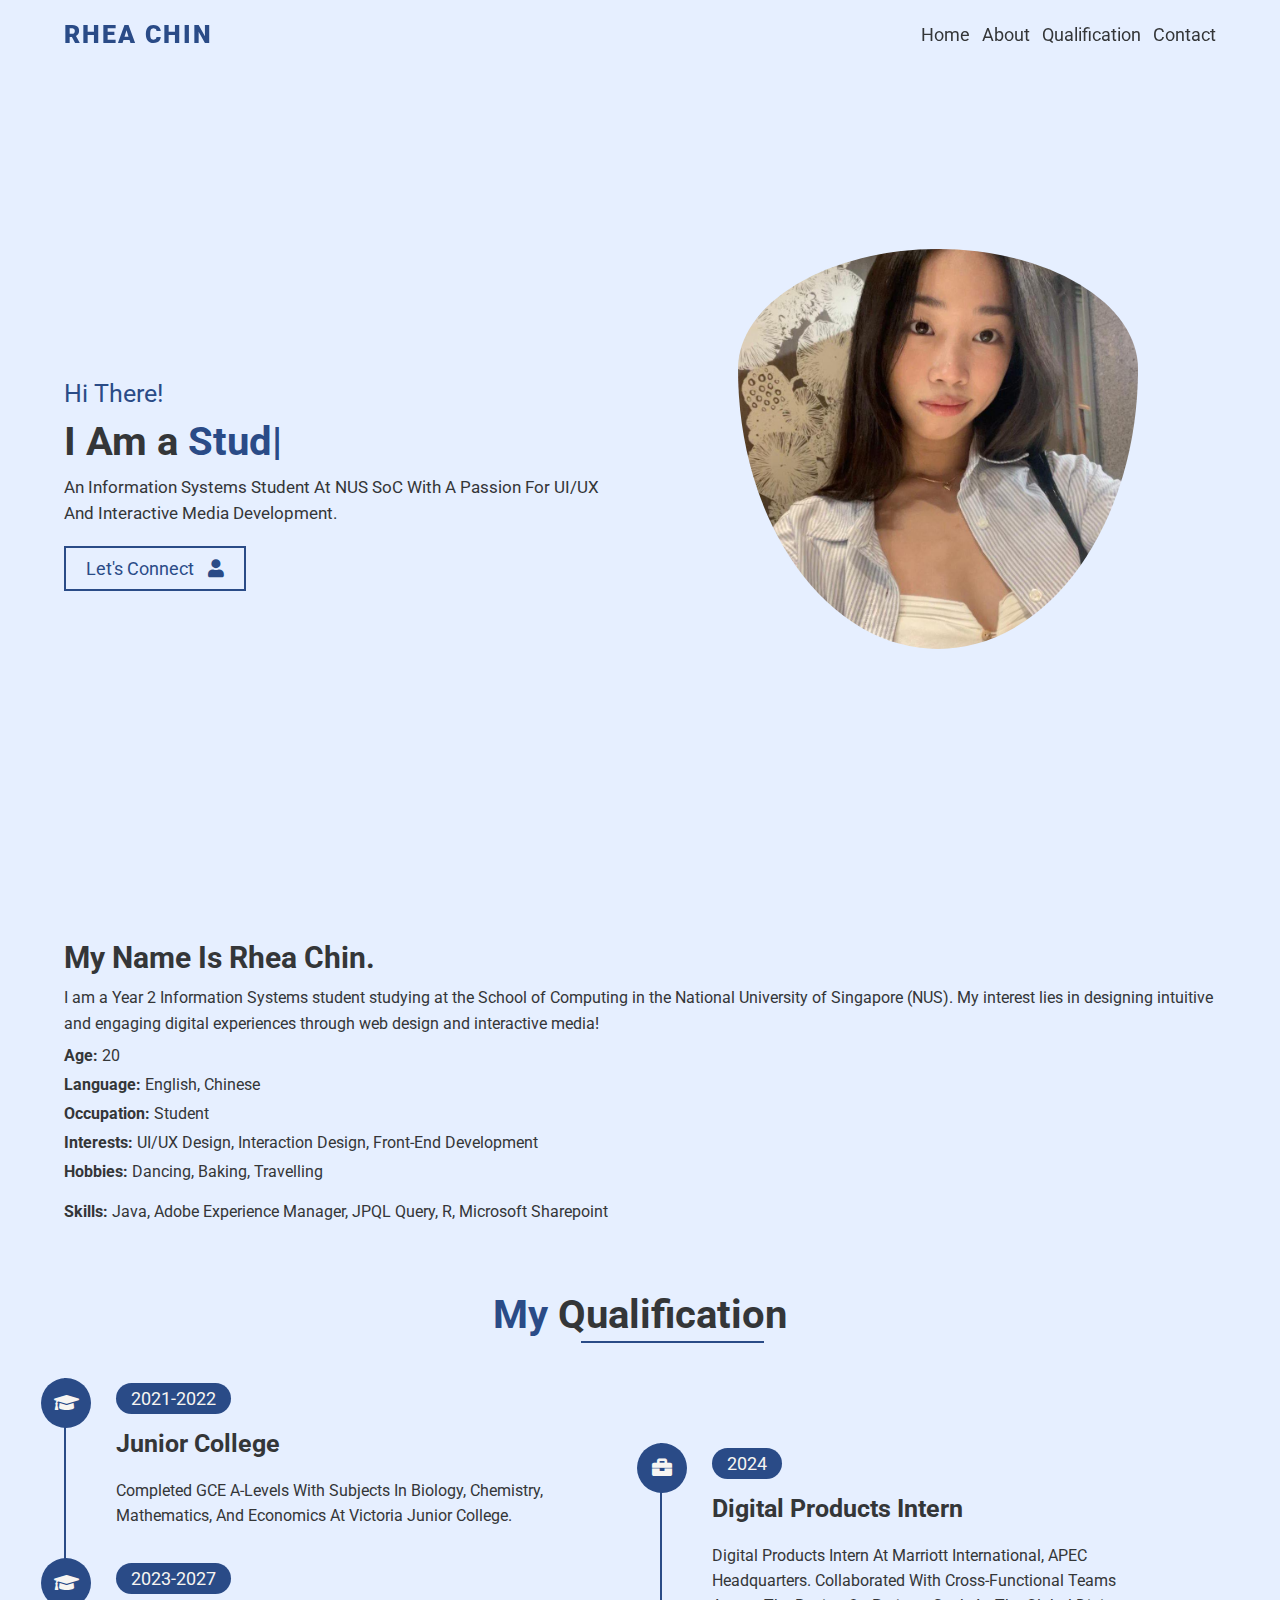
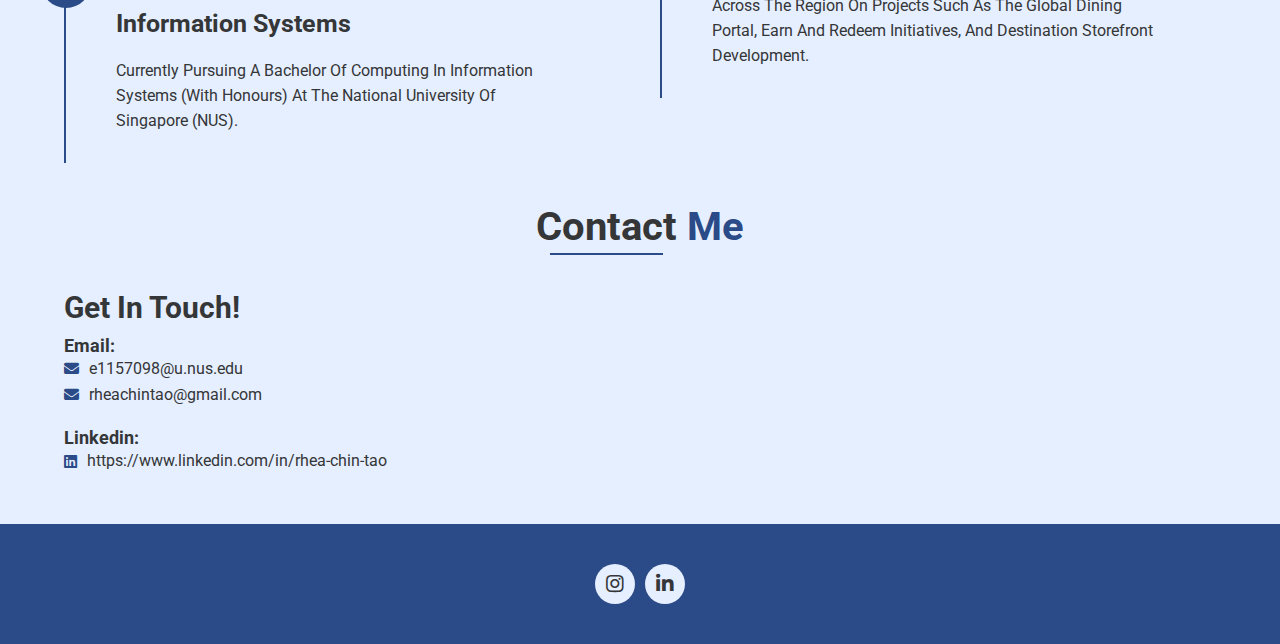
<file: index.html>
<!DOCTYPE html>
<html lang="en">
<head>

    <meta charset="UTF-8">
    <meta http-equiv="X-UA-Compatible" content="IE=edge">
    <meta name="viewport" content="width=device-width, initial-scale=1.0">

    <!-- Title -->
    <title>Rhea Chin | Personal Portfolio</title>

    <!-- Font-Awesome CSS -->
    <link rel="stylesheet" href="assets/vendors/font-awesome/css/all.min.css" />

    <!-- Swiper CSS -->
    <link rel="stylesheet" href="assets/vendors/swiper/swiper.css" />

    <!-- Magnific-Popup CSS -->
    <link rel="stylesheet" href="assets/vendors/magnific-popup/magnific-popup.css" />

    <!-- Custom Stylesheets -->
    <link rel="stylesheet"  href="assets/css/main.css" />
    <link rel="stylesheet" href="assets/css/responsive.css" />

</head>
<body>


    <!-------------------- Scroll-Top Area (Start) -------------------->
    <a href="#home" class="scroll-top">
        <i class="fas fa-angle-up"></i>
    </a>
    <!-------------------- Scroll-Top Area (End) -------------------->

        

    <!-------------------- Header Area (Start) -------------------->
    <header class="header">

        <!-- Logo -->
        <a class="logo" href="#home">
            <h2> Rhea Chin </h2> 
            <!-- <img src="assets/images/logo.png" alt="logo" /> -->
        </a>
        <!-- Logo End -->

        <!-- Navbar -->
        <nav class="navbar">
            <a href="#home">home</a>
            <a href="#about">about</a>
            <a href="#qualification">qualification</a>
            <a href="#contact">contact</a>
        </nav>

        <!-- Menubar -->
        <div class="fas fa-bars" id="menu-btn"></div>
        
    </header>
    <!-------------------- Header Area (End) -------------------->
 


    <!-------------------- Home Area (Start) -------------------->
    <section class="home" id="home">

        <div class="box-container">

            <div class="content">
                <div class="text">
                    <h2>hi there!</h1>
                    <h1>I Am a <span class="typing-text"></span></h1>
                    <p>An Information Systems student at NUS SoC with a passion for UI/UX and interactive media development.</p>
                    <a href="https://www.linkedin.com/in/rhea-chin-tao-14861a294/" class="btn" target="_blank">let's connect <i class="fas fa-user"></i></a>
                </div>
            </div>
    
            <div class="image">
                <img src="assets/images/Home/home-profile.jpg" alt="Home-Image">
            </div>

        </div>

    </section>

    <!-------------------- Home Area (End) -------------------->



    <!-------------------- About Area (Start) -------------------->
    <section class="about" id="about">

        <div class="box-container">

            <div class="content">

                <h2>My name is Rhea Chin.</h2>
                <p style="text-transform: none;">
                    I am a Year 2 Information Systems student studying at the School of Computing in the National University of Singapore 
                    (NUS). My interest lies in designing intuitive and engaging digital experiences through web design and interactive media! 
                </p>
   
                <div class="about-info">

                    <div class="info">
                        <h4>age: <span>20</span></h4>
                        <h4>language: <span>english, chinese</span></h4>
                        <h4>occupation: <span>Student</span></h4>
                        <h4>interests: <span>UI/UX design, interaction design, Front-end development</span></h4>
                        <h4>hobbies: <span>dancing, baking, travelling</span></h4>
                        <br>
                        <h4>skills: <span>java, adobe experience manager, JPQL query, R, microsoft sharepoint</span></h4>
                    </div>

                </div>
                
            </div>
            
        </div>


    </section>
    <!-------------------- About Area (End) -------------------->

    

    <!-------------------- Qualification Area (Start) -------------------->
    <section class="qualification" id="qualification">

        <div class="heading">
            <h2>my <span>qualification</span></h2>
        </div>

        <div class="box-container">

            <div class="education">

                <div class="experience-item">
                    <i class="fas fa-graduation-cap"></i>
                    <div class="content">
                        <span>2021-2022</span>
                        <h3>junior college</h3>
                        <p>Completed GCE A-Levels with subjects in Biology, Chemistry, Mathematics, and Economics at Victoria Junior College.</p>
                    </div>
                </div>
    
                <div class="experience-item">
                    <i class="fas fa-graduation-cap"></i>
                    <div class="content">
                        <span>2023-2027</span>
                        <h3>information systems</h3>
                        <p>Currently pursuing a Bachelor of Computing in Information Systems (with Honours) at the National University of Singapore (NUS).</p>
                    </div>
                </div>

            </div>

            <div class="experience">

                <div class="experience-item">
                    <i class="fas fa-briefcase"></i>
                    <div class="content">
                        <span>2024</span>
                        <h3>Digital Products Intern</h3>
                        <p>Digital Products Intern at Marriott International, APEC Headquarters. Collaborated with cross-functional teams 
                            across the region on projects such as the Global Dining Portal, Earn and Redeem initiatives, and Destination 
                            Storefront development.</p>
                    </div>
                </div>
    
            </div>

        </div>
    </section>

    <!-------------------- Qualification Area (End) -------------------->



    <!-------------------- Contact Area (Start) -------------------->
    <section class="contact" id="contact">

        <div class="heading">
            <h2><span>contact</span> me</h2>
        </div>

        <div class="box-container">

            <div class="contact-info">

                <h3>get in touch!</h3>
    
                <div class="info-item">
                    <h4>email:</h4>
                    <div class="detail">
                        <div class="fas fa-envelope"></div>
                        <p style="text-transform: none;" class="outlook">e1157098@u.nus.edu</p>
                    </div>
                    <div class="detail">
                        <div class="fas fa-envelope"></div>
                        <p class="gmail">rheachintao@gmail.com</p>
                    </div>
                </div>

                <div class="info-item" style="padding-bottom: 30px;">
                    <h4>linkedin:</h4>
                    <div class="detail">
                        <div class="fab fa-linkedin"></div>
                        <p class="linkedin">https://www.linkedin.com/in/rhea-chin-tao</p>
                    </div>
                </div>
            </div>
    
        </div>

    </section>
    <!-------------------- Contact Area (End) -------------------->



    <!-------------------- Footer Area (Start) -------------------->
    <footer>
        <div class="social">
            <a href="https://www.instagram.com/rheachn" class="fab fa-instagram"></a>
            <a href="https://www.linkedin.com/in/rhea-chin-tao" class="fab fa-linkedin-in"></a>
        </div>
    </footer>
    <!-------------------- Footer Area (End) -------------------->



    <!-- JQuery -->
    <script src="assets/vendors/jquery/jquery-3.6.0.js"></script>

    <!-- SWIPER JS -->
    <script src="assets/vendors/swiper/swiper.js"></script>

    <!-- Magnific-Popup JS -->
    <script src="assets/vendors/magnific-popup/jquery.magnific-popup.js"></script>

    <!-- Typed JS -->
    <script src="assets/vendors/typed/typed.js"></script>

    <!-- Custom Script File -->
    <script src="assets/js/script.js"></script>
    <script src="assets/js/scroll-spy.js"></script>
    <script src="assets/js/counter-up.js"></script>
    <script src="assets/js/portfolio.js"></script>
    <script src="assets/js/testi-slider.js"></script>
    <script src="assets/js/blog-slider.js"></script>

    <!---------------- Custom Script ---------------->

    <!-- Typed Script -->
    <script>
        var typed = new Typed('.typing-text', {

            strings: ['Student'],
            typeSpeed: 120,
            loop: true
        });
    </script>

</body>
</html>
</file>
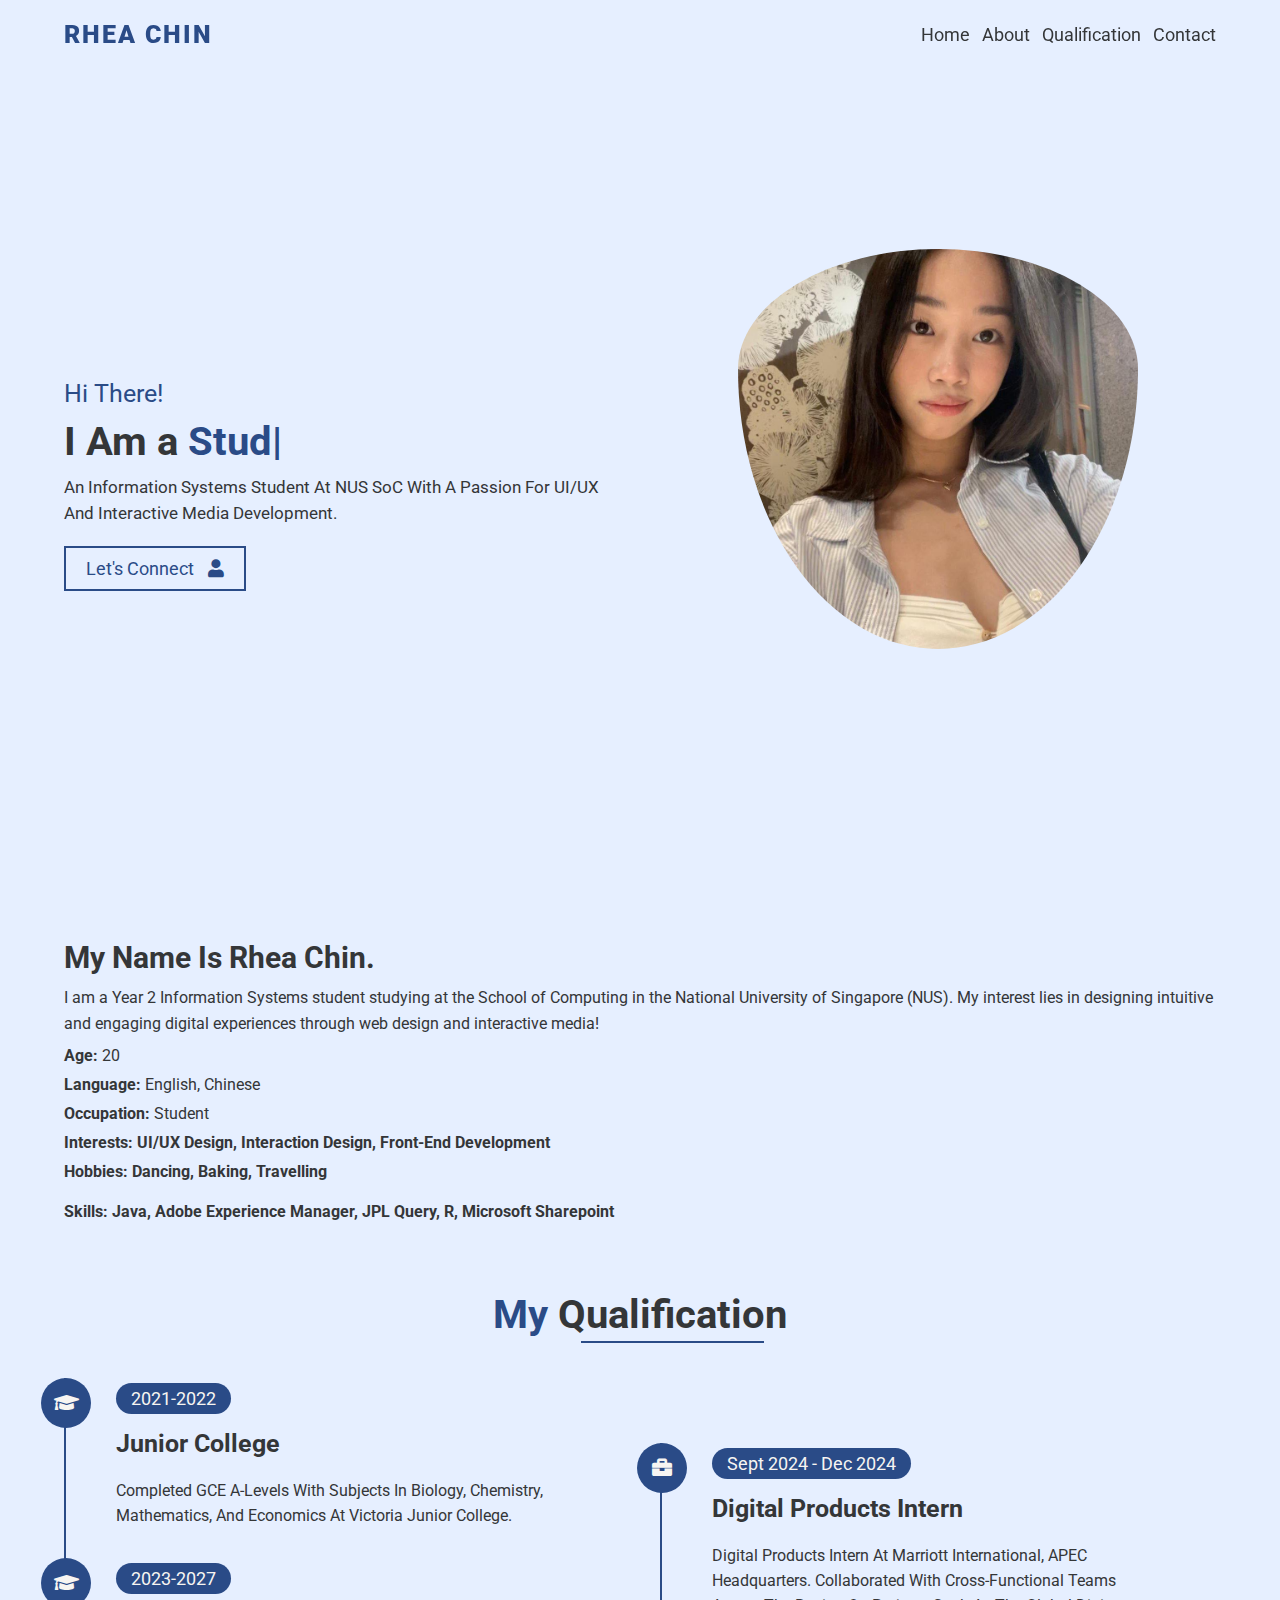
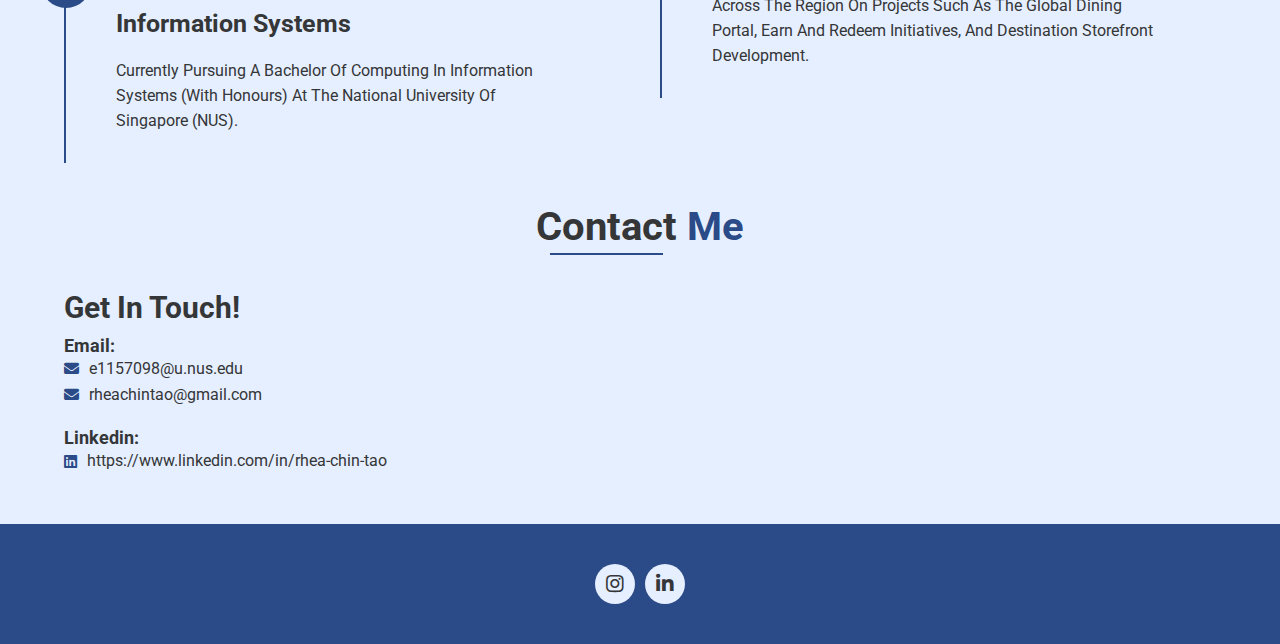
<file: docs/index.html>
<!DOCTYPE html>
<html lang="en">
<head>

    <meta charset="UTF-8">
    <meta http-equiv="X-UA-Compatible" content="IE=edge">
    <meta name="viewport" content="width=device-width, initial-scale=1.0">

    <!-- Title -->
    <title>Rhea Chin | Personal Portfolio</title>

    <!-- Font-Awesome CSS -->
    <link rel="stylesheet" href="assets/vendors/font-awesome/css/all.min.css" />

    <!-- Swiper CSS -->
    <link rel="stylesheet" href="assets/vendors/swiper/swiper.css" />

    <!-- Magnific-Popup CSS -->
    <link rel="stylesheet" href="assets/vendors/magnific-popup/magnific-popup.css" />

    <!-- Custom Stylesheets -->
    <link rel="stylesheet"  href="assets/css/main.css" />
    <link rel="stylesheet" href="assets/css/responsive.css" />

</head>
<body>


    <!-------------------- Scroll-Top Area (Start) -------------------->
    <a href="#home" class="scroll-top">
        <i class="fas fa-angle-up"></i>
    </a>
    <!-------------------- Scroll-Top Area (End) -------------------->

        

    <!-------------------- Header Area (Start) -------------------->
    <header class="header">

        <!-- Logo -->
        <a class="logo" href="#home">
            <h2> Rhea Chin </h2> 
            <!-- <img src="assets/images/logo.png" alt="logo" /> -->
        </a>
        <!-- Logo End -->

        <!-- Navbar -->
        <nav class="navbar">
            <a href="#home">home</a>
            <a href="#about">about</a>
            <a href="#qualification">qualification</a>
            <a href="#contact">contact</a>
        </nav>

        <!-- Menubar -->
        <div class="fas fa-bars" id="menu-btn"></div>
        
    </header>
    <!-------------------- Header Area (End) -------------------->
 


    <!-------------------- Home Area (Start) -------------------->
    <section class="home" id="home">

        <div class="box-container">

            <div class="content">
                <div class="text">
                    <h2>hi there!</h1>
                    <h1>I Am a <span class="typing-text"></span></h1>
                    <p>An Information Systems student at NUS SoC with a passion for UI/UX and interactive media development.</p>
                    <a href="https://www.linkedin.com/in/rhea-chin-tao-14861a294/" class="btn" target="_blank">let's connect <i class="fas fa-user"></i></a>
                </div>
            </div>
    
            <div class="image">
                <img src="assets/images/Home/home-profile.jpg" alt="Home-Image">
            </div>

        </div>

    </section>

    <!-------------------- Home Area (End) -------------------->



    <!-------------------- About Area (Start) -------------------->
    <section class="about" id="about">

        <div class="box-container">

            <div class="content">

                <h2>My name is Rhea Chin.</h2>
                <p style="text-transform: none;">
                    I am a Year 2 Information Systems student studying at the School of Computing in the National University of Singapore 
                    (NUS). My interest lies in designing intuitive and engaging digital experiences through web design and interactive media! 
                </p>
   
                <div class="about-info">

                    <div class="info">
                        <h4>age: <span>20</span></h4>
                        <h4>language: <span>english, chinese</span></h4>
                        <h4>occupation: <span>Student</span></h4>
                        <h4>interests: UI/UX design, interaction design, Front-end development</h4>
                        <h4>hobbies: dancing, baking, travelling</h4>
                        <br>
                        <h4>skills: java, adobe experience manager, JPL query, R, microsoft sharepoint</h4>
                    </div>

                </div>
                
            </div>
            
        </div>


    </section>
    <!-------------------- About Area (End) -------------------->

    

    <!-------------------- Qualification Area (Start) -------------------->
    <section class="qualification">

        <div class="heading">
            <h2>my <span>qualification</span></h2>
        </div>

        <div class="box-container">

            <div class="education">

                <div class="experience-item">
                    <i class="fas fa-graduation-cap"></i>
                    <div class="content">
                        <span>2021-2022</span>
                        <h3>junior college</h3>
                        <p>Completed GCE A-Levels with subjects in Biology, Chemistry, Mathematics, and Economics at Victoria Junior College.</p>
                    </div>
                </div>
    
                <div class="experience-item">
                    <i class="fas fa-graduation-cap"></i>
                    <div class="content">
                        <span>2023-2027</span>
                        <h3>information systems</h3>
                        <p>Currently pursuing a Bachelor of Computing in Information Systems (with Honours) at the National University of Singapore (NUS).</p>
                    </div>
                </div>

            </div>

            <div class="experience">

                <div class="experience-item">
                    <i class="fas fa-briefcase"></i>
                    <div class="content">
                        <span>Sept 2024 - Dec 2024</span>
                        <h3>Digital Products Intern</h3>
                        <p>Digital Products Intern at Marriott International, APEC Headquarters. Collaborated with cross-functional teams 
                            across the region on projects such as the Global Dining Portal, Earn and Redeem initiatives, and Destination 
                            Storefront development.</p>
                    </div>
                </div>
    
            </div>

        </div>
    </section>

    <!-------------------- Qualification Area (End) -------------------->



    <!-------------------- Contact Area (Start) -------------------->
    <section class="contact" id="contact">

        <div class="heading">
            <h2><span>contact</span> me</h2>
        </div>

        <div class="box-container">

            <div class="contact-info">

                <h3>get in touch!</h3>
    
                <div class="info-item">
                    <h4>email:</h4>
                    <div class="detail">
                        <div class="fas fa-envelope"></div>
                        <p style="text-transform: none;" class="outlook">e1157098@u.nus.edu</p>
                    </div>
                    <div class="detail">
                        <div class="fas fa-envelope"></div>
                        <p class="gmail">rheachintao@gmail.com</p>
                    </div>
                </div>

                <div class="info-item" style="padding-bottom: 30px;">
                    <h4>linkedin:</h4>
                    <div class="detail">
                        <div class="fab fa-linkedin"></div>
                        <p class="linkedin">https://www.linkedin.com/in/rhea-chin-tao</p>
                    </div>
                </div>
            </div>
    
        </div>

    </section>
    <!-------------------- Contact Area (End) -------------------->



    <!-------------------- Footer Area (Start) -------------------->
    <footer>
        <div class="social">
            <a href="https://www.instagram.com/rheachn" class="fab fa-instagram"></a>
            <a href="https://www.linkedin.com/in/rhea-chin-tao" class="fab fa-linkedin-in"></a>
        </div>
    </footer>
    <!-------------------- Footer Area (End) -------------------->



    <!-- JQuery -->
    <script src="assets/vendors/jquery/jquery-3.6.0.js"></script>

    <!-- SWIPER JS -->
    <script src="assets/vendors/swiper/swiper.js"></script>

    <!-- Magnific-Popup JS -->
    <script src="assets/vendors/magnific-popup/jquery.magnific-popup.js"></script>

    <!-- Typed JS -->
    <script src="assets/vendors/typed/typed.js"></script>

    <!-- Custom Script File -->
    <script src="assets/js/script.js"></script>
    <script src="assets/js/scroll-spy.js"></script>
    <script src="assets/js/counter-up.js"></script>
    <script src="assets/js/portfolio.js"></script>
    <script src="assets/js/testi-slider.js"></script>
    <script src="assets/js/blog-slider.js"></script>

    <!---------------- Custom Script ---------------->

    <!-- Typed Script -->
    <script>
        var typed = new Typed('.typing-text', {

            strings: ['Student'],
            typeSpeed: 120,
            loop: true
        });
    </script>

    <!-- Contact-Form Script -->
    <script>
        jQuery('#contactUs-Form').on('submit',function(e){
          jQuery('#msg').html('');
          jQuery('#submit').html('Please wait');
          jQuery('#submit').attr('disabled',true);
          jQuery.ajax({
              url:'assets/php/submit.php',
              type:'post',
              data:jQuery('#contactUs-Form').serialize(),
              success:function(result){
                  jQuery('#msg').html(result);
                  jQuery('#submit').html('Submit');
                  jQuery('#submit').attr('disabled',false);
                  jQuery('#contactUs-Form')[0].reset();
              }
          });
          e.preventDefault();
        });
    </script>

</body>
</html>
</file>
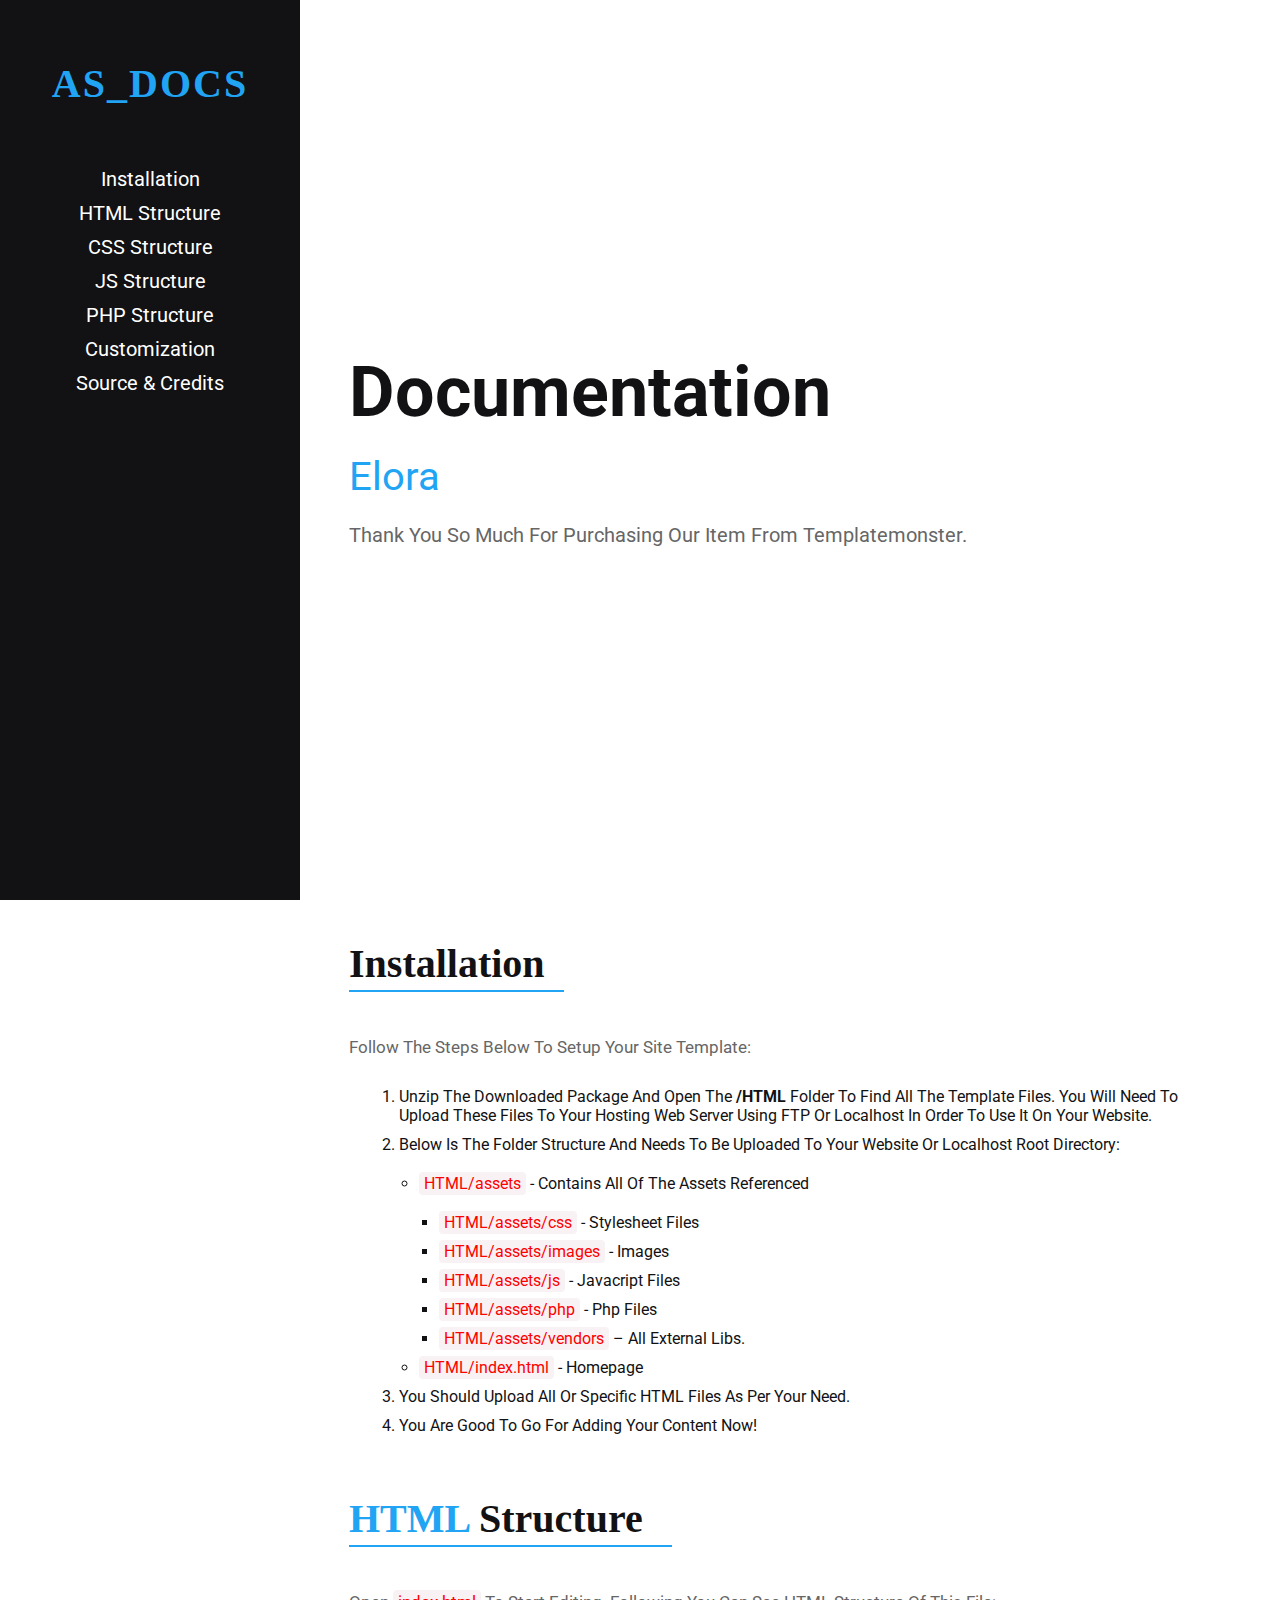
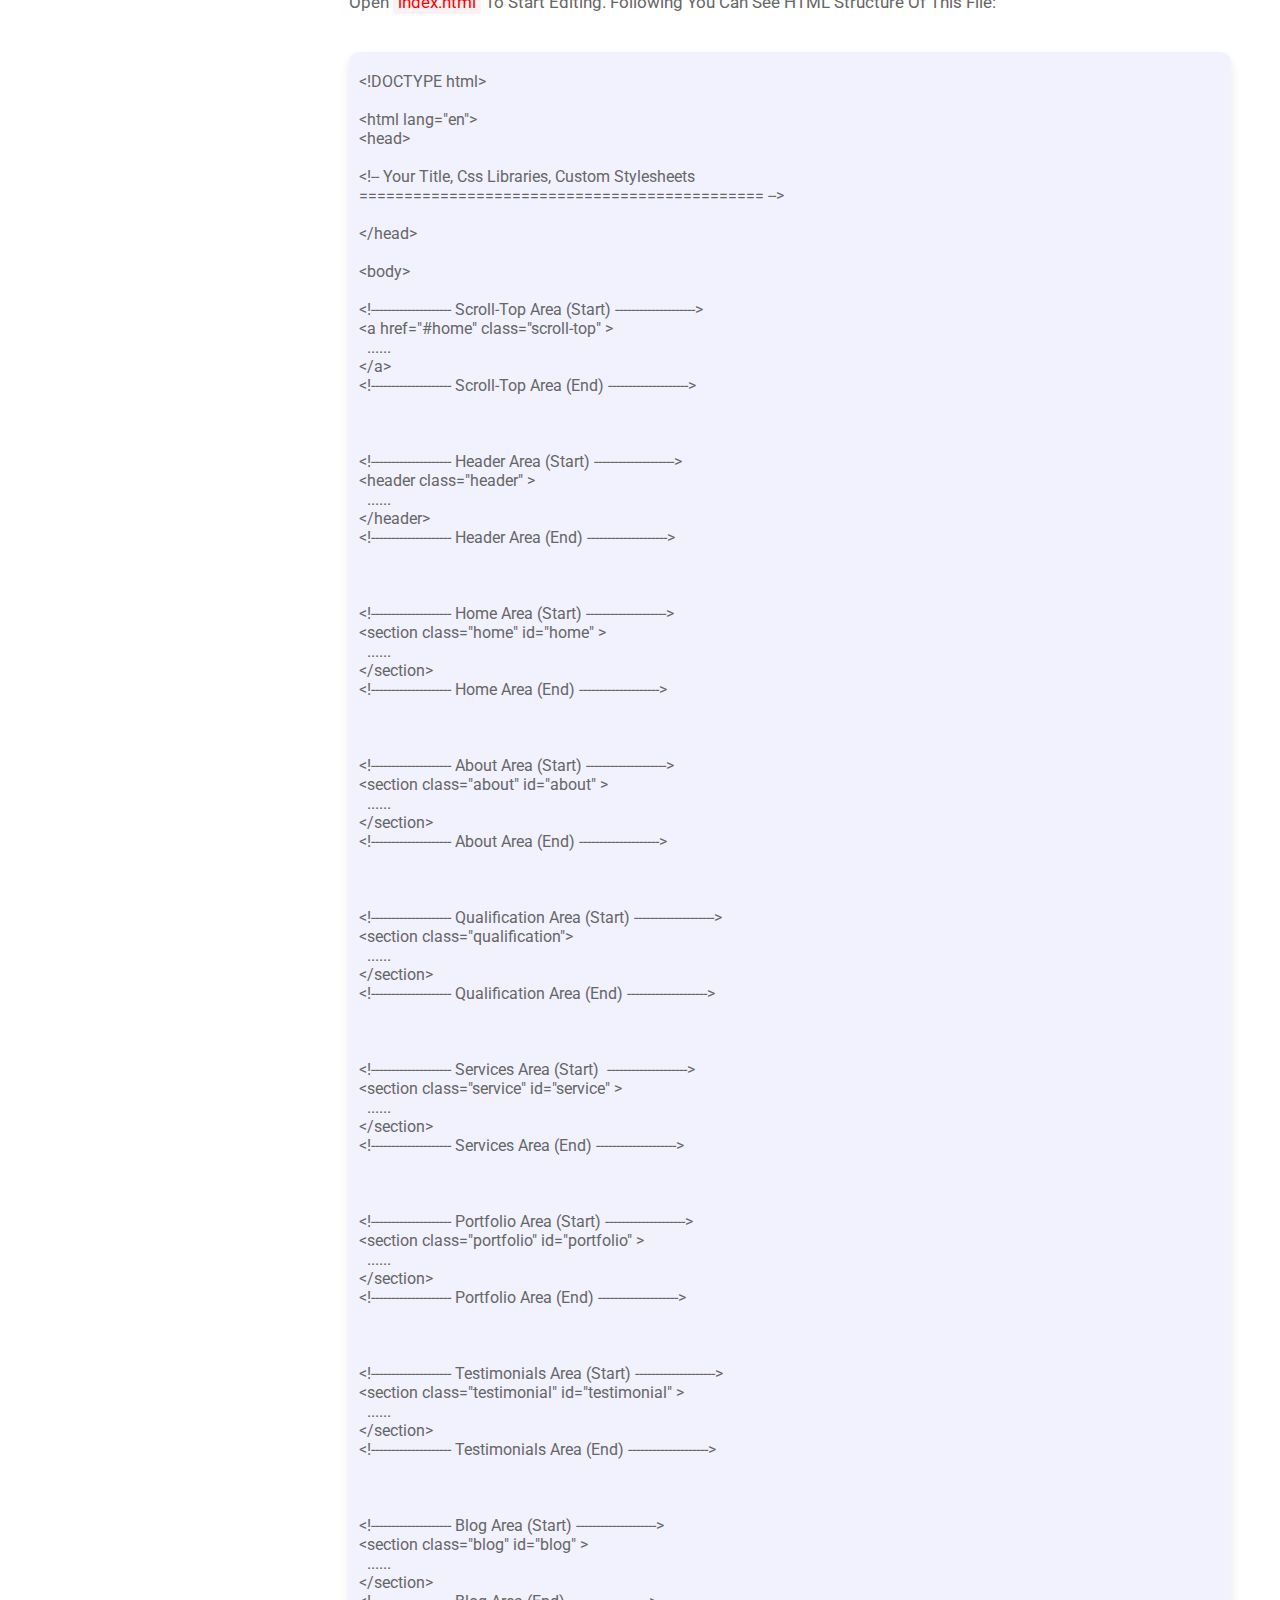
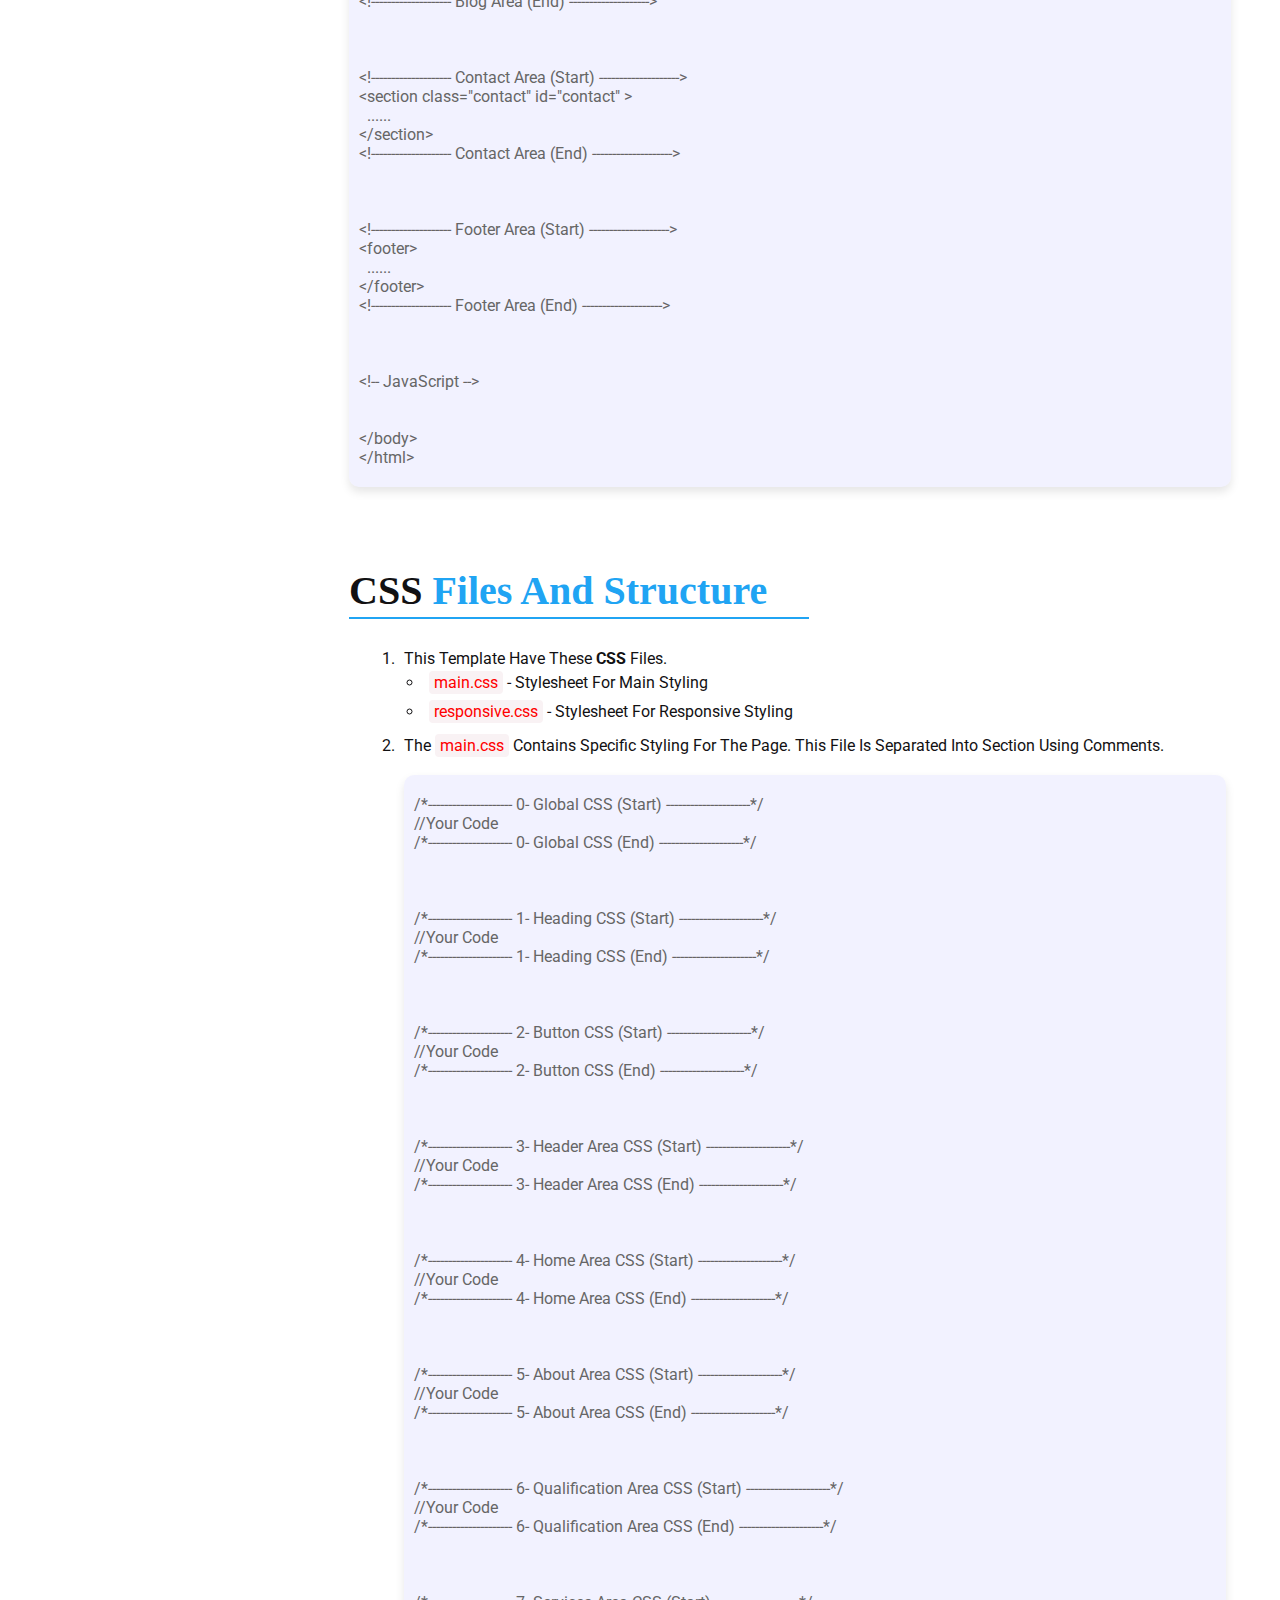
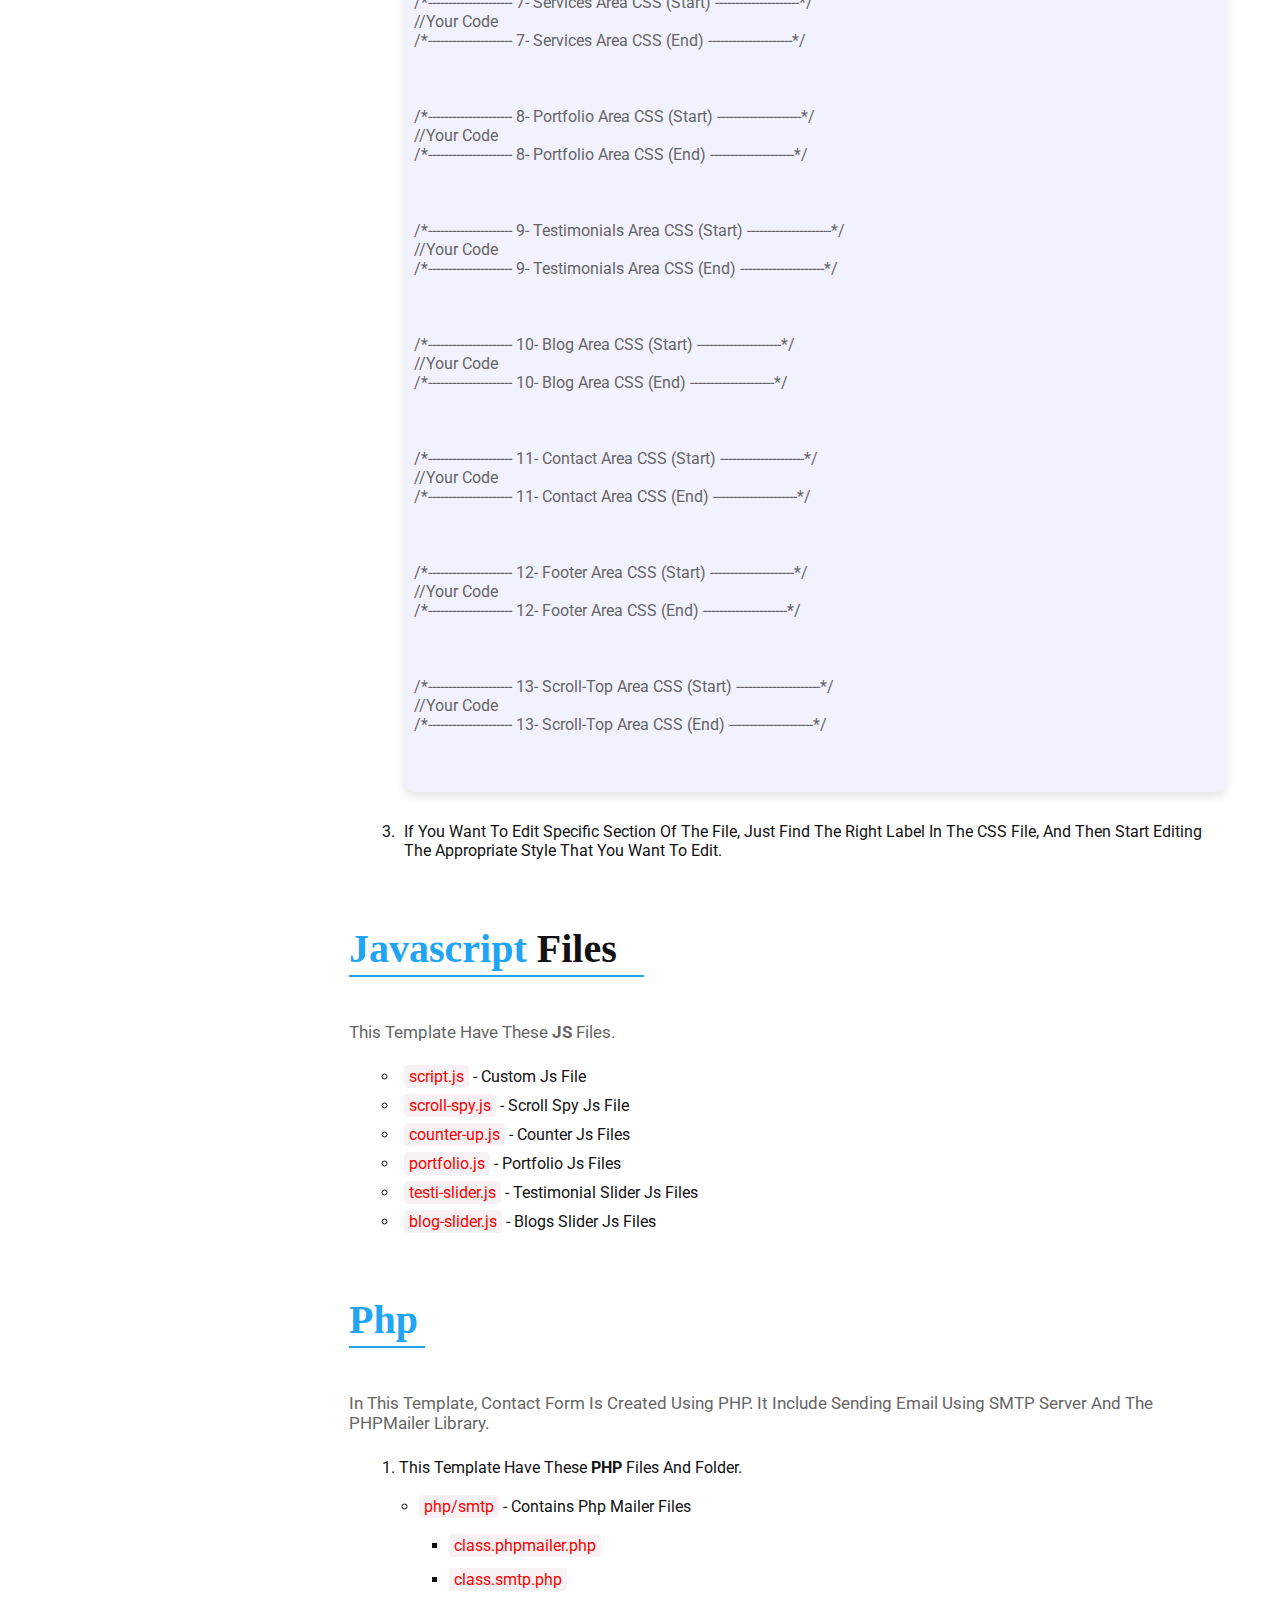
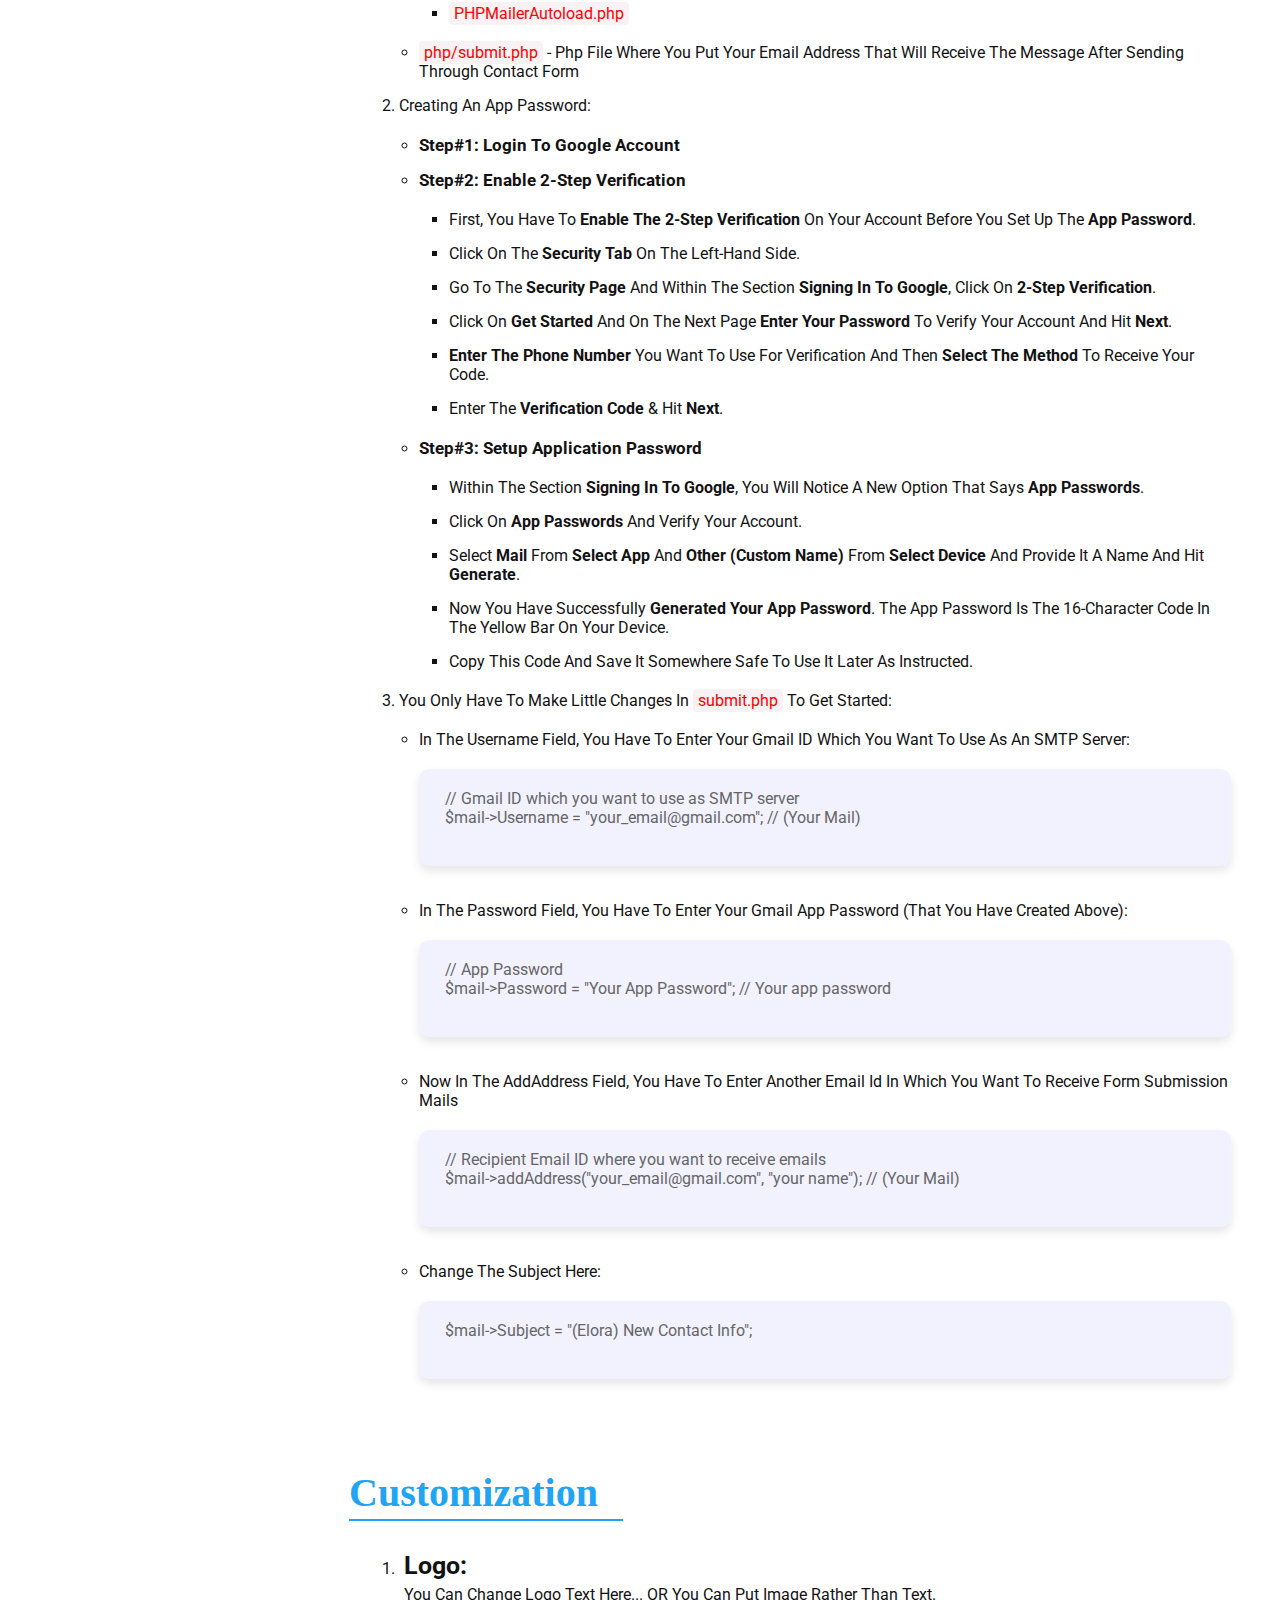
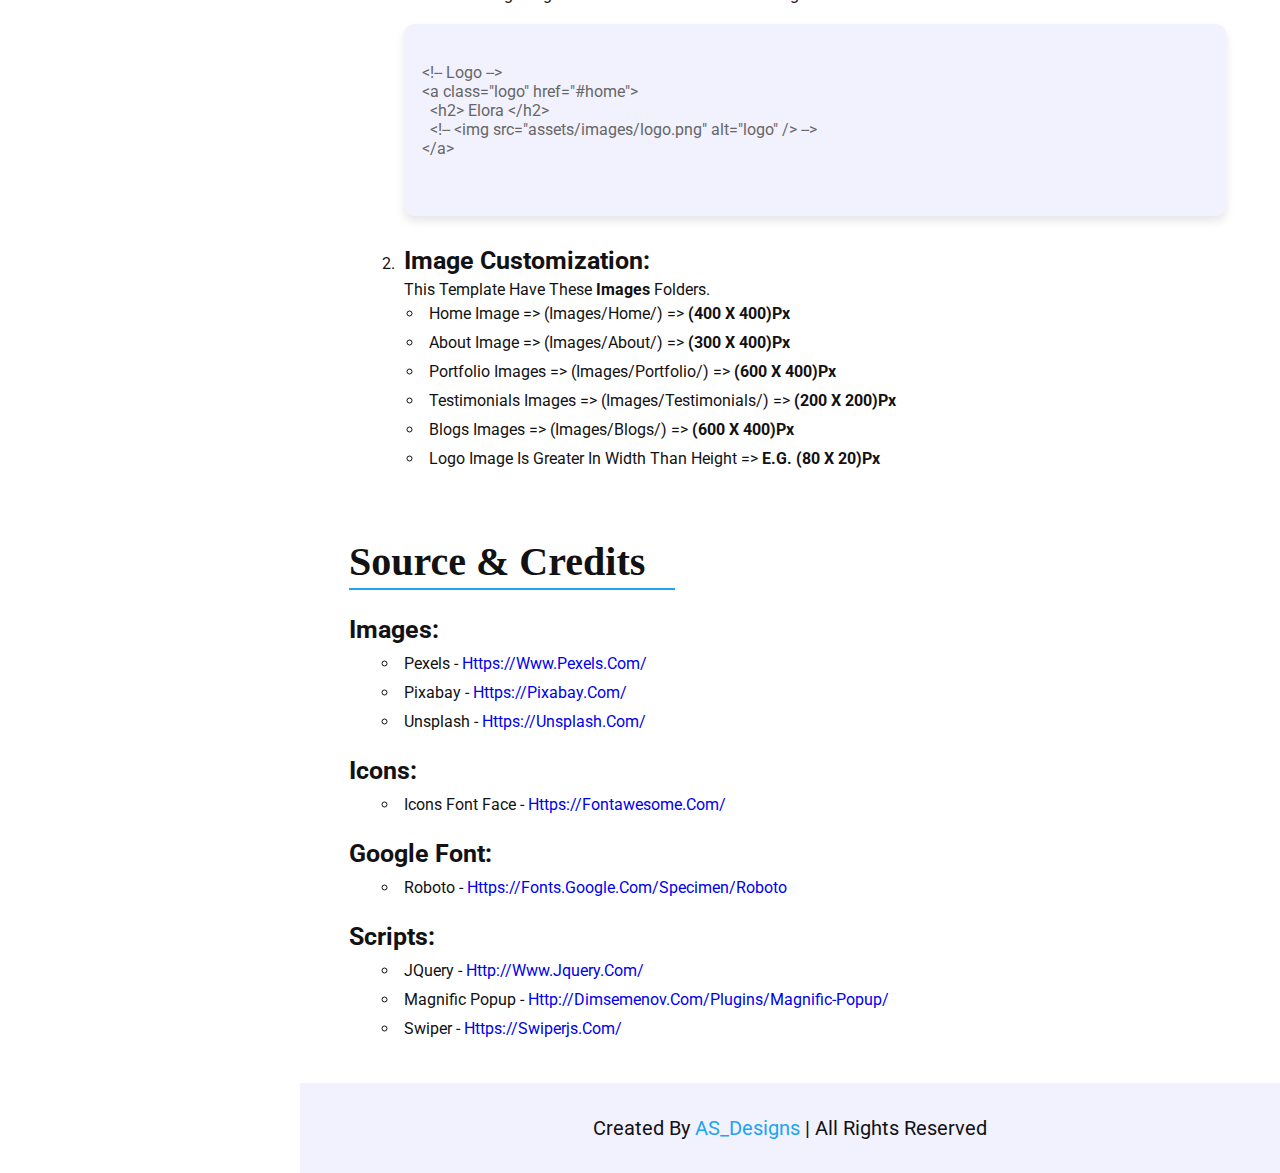
<file: Documentation/index.html>
<!DOCTYPE html>
<html lang="en">
<head>  
    <meta charset="UTF-8">
    <meta http-equiv="X-UA-Compatible" content="IE=edge">
    <meta name="viewport" content="width=device-width, initial-scale=1.0">

    <!-- Title -->
    <title>Elora | Documentation</title>

    <!-- Font-Awesome (CSS) -->
    <link rel="stylesheet" href="assets/vendors/font-awesome/css/all.css" />

    <!-- Custom Stylesheets -->
    <link rel="stylesheet" href="assets/css/main.css" />
    <link rel="stylesheet" href="assets/css/responsive.css" />

</head>
<body>
    
    <!-------------------- Menubar  -------------------->
    <div id="menu" class="fas fa-bars"></div>



    <!-------------------- Scroll-Top Area (Start) -------------------->
    <a href="#Home" class="scroll-top">
        <i class="fas fa-angle-up"></i>
    </a>
    <!-------------------- Scroll-Top Area (End) -------------------->



    <!-------------------- Sidebar Area (Start) -------------------->
    <header class="sidebar">

        <!-- Logo -->
        <a class="logo" href="#Home">
            <h2>AS_Docs</h2>
        </a>

        <nav class="navbar">
            <a href="#Installation">Installation</a>
            <a href="#Html_Structure">HTML Structure</a>
            <a href="#CSS_Structure">CSS Structure</a>
            <a href="#JS_Structure">JS Structure</a>
            <a href="#PHP_Structure">PHP Structure</a>
            <a href="#Customization">Customization</a>
            <a href="#source_credits">Source & Credits</a>
        </nav>    
        
    </header>

    <!-------------------- Sidebar Area (End) -------------------->


    
    <!-------------------- Home Area (Start) -------------------->
    <section class="Home" id="Home">

        <div class="content">
            <h1>documentation</h1>
            <h5>Elora</h5>
            <p>Thank you so much for purchasing our item from templatemonster.</p>
        </div>

    </section>

    <!-------------------- Home Area (End) -------------------->
    

    
    <!-------------------- Installation Area (Start) -------------------->
    <section class="Installation" id="Installation">

        <div class="heading">
            <h2>Installation</h2>
        </div>

        <div class="content">

          <p>Follow the steps below to setup your site template:</p>

          <ol>
            <li>Unzip the downloaded package and open the <strong>/HTML</strong> folder to find all the template files. You will need to upload these files to your hosting web server using FTP or localhost in order to use it on your website.</li>
            <li>Below is the folder structure and needs to be uploaded to your website or localhost root directory:
              <ul>
                <li><code>HTML/assets</code> - Contains all of the assets referenced
                  <ul>
                      <li><code>HTML/assets/css</code> - Stylesheet files</li>
                      <li><code>HTML/assets/images</code> - Images</li>
                      <li><code>HTML/assets/js</code> - Javacript files</li>
                      <li><code>HTML/assets/php</code> - Php files</li>
                      <li><code>HTML/assets/vendors</code> – All external libs.</li>
                  </ul>
                </li>
                <li><code>HTML/index.html</code> - Homepage
              </ul>
            </li>
            <li>You should upload all or specific HTML files as per your need.</li>
            <li>You are good to go for adding your content now!</li>
          </ol>  

        </div>

    </section>

    <!-------------------- Installation Area (End) -------------------->



    <!-------------------- HTML Structure Area (Start) -------------------->
    <section class="Html_Structure" id="Html_Structure">

        <div class="heading">
            <h2><span>HTML</span> structure</h2>
        </div>

        <div class="content">

          <p>Open <code>index.html</code> to start editing. 
              Following you can see HTML structure of this file:</p>
          
          <pre>&lt;!DOCTYPE html&gt;

&lt;html lang=&quot;en&quot;&gt;
&lt;head&gt;

&lt;!-- Your Title, Css Libraries, Custom Stylesheets
============================================= --&gt;

&lt;/head&gt;

&lt;body&gt;

&lt;!-------------------- Scroll-Top Area (Start) --------------------&gt;
&lt;a href=&quot;#home&quot; class=&quot;scroll-top&quot; &gt;
  ......
&lt;/a&gt;
&lt;!-------------------- Scroll-Top Area (End) --------------------&gt;



&lt;!-------------------- Header Area (Start) --------------------&gt;
&lt;header class=&quot;header&quot; &gt;
  ......
&lt;/header&gt;
&lt;!-------------------- Header Area (End) --------------------&gt;



&lt;!-------------------- Home Area (Start) --------------------&gt;
&lt;section class=&quot;home&quot; id=&quot;home&quot; &gt;
  ......
&lt;/section&gt;
&lt;!-------------------- Home Area (End) --------------------&gt;



&lt;!-------------------- About Area (Start) --------------------&gt;
&lt;section class=&quot;about&quot; id=&quot;about&quot; &gt;
  ......
&lt;/section&gt;
&lt;!-------------------- About Area (End) --------------------&gt;



&lt;!-------------------- Qualification Area (Start) --------------------&gt;
&lt;section class=&quot;qualification&quot;&gt;
  ......
&lt;/section&gt;
&lt;!-------------------- Qualification Area (End) --------------------&gt;



&lt;!-------------------- Services Area (Start)  --------------------&gt;
&lt;section class=&quot;service&quot; id=&quot;service&quot; &gt;
  ......
&lt;/section&gt;
&lt;!-------------------- Services Area (End) --------------------&gt;



&lt;!-------------------- Portfolio Area (Start) --------------------&gt;
&lt;section class=&quot;portfolio&quot; id=&quot;portfolio&quot; &gt;
  ......
&lt;/section&gt;
&lt;!-------------------- Portfolio Area (End) --------------------&gt;



&lt;!-------------------- Testimonials Area (Start) --------------------&gt;
&lt;section class=&quot;testimonial&quot; id=&quot;testimonial&quot; &gt;
  ......
&lt;/section&gt;
&lt;!-------------------- Testimonials Area (End) --------------------&gt;



&lt;!-------------------- Blog Area (Start) --------------------&gt;
&lt;section class=&quot;blog&quot; id=&quot;blog&quot; &gt;
  ......
&lt;/section&gt;
&lt;!-------------------- Blog Area (End) --------------------&gt;



&lt;!-------------------- Contact Area (Start) --------------------&gt;
&lt;section class=&quot;contact&quot; id=&quot;contact&quot; &gt;
  ......
&lt;/section&gt;
&lt;!-------------------- Contact Area (End) --------------------&gt;



&lt;!-------------------- Footer Area (Start) --------------------&gt;
&lt;footer&gt;
  ......
&lt;/footer&gt;
&lt;!-------------------- Footer Area (End) --------------------&gt;



&lt;!-- JavaScript --&gt;


&lt;/body&gt;
&lt;/html&gt;</code></pre>

</div>


    </section>

    <!-------------------- HTML Structure Area (End) -------------------->



    <!-------------------- CSS Structure Area (Start) -------------------->
    <section class="CSS_Structure" id="CSS_Structure">

        <div class="heading">
            <h2>CSS <span>Files and Structure</span></h2>
        </div>

        <div class="content">
    
          <ol>
            <li>This template have these <strong>CSS</strong> files.
              <ul>
                <li><code>main.css</code> - Stylesheet for main styling</li>
                <li><code>responsive.css</code>  - Stylesheet for responsive styling</li>
              </ul>
            </li>

            <li>The <code>main.css</code> contains specific styling for the page.
                This file is separated into section using comments. 
        
              <pre>
/*--------------------- 0- Global CSS (Start) ---------------------*/
//Your Code
/*--------------------- 0- Global CSS (End) ---------------------*/



/*--------------------- 1- Heading CSS (Start) ---------------------*/
//Your Code
/*--------------------- 1- Heading CSS (End) ---------------------*/



/*--------------------- 2- Button CSS (Start) ---------------------*/
//Your Code
/*--------------------- 2- Button CSS (End) ---------------------*/



/*--------------------- 3- Header Area CSS (Start) ---------------------*/
//Your Code
/*--------------------- 3- Header Area CSS (End) ---------------------*/



/*--------------------- 4- Home Area CSS (Start) ---------------------*/
//Your Code
/*--------------------- 4- Home Area CSS (End) ---------------------*/



/*--------------------- 5- About Area CSS (Start) ---------------------*/
//Your Code
/*--------------------- 5- About Area CSS (End) ---------------------*/



/*--------------------- 6- Qualification Area CSS (Start) ---------------------*/
//Your Code
/*--------------------- 6- Qualification Area CSS (End) ---------------------*/



/*--------------------- 7- Services Area CSS (Start) ---------------------*/
//Your Code
/*--------------------- 7- Services Area CSS (End) ---------------------*/



/*--------------------- 8- Portfolio Area CSS (Start) ---------------------*/
//Your Code
/*--------------------- 8- Portfolio Area CSS (End) ---------------------*/



/*--------------------- 9- Testimonials Area CSS (Start) ---------------------*/
//Your Code
/*--------------------- 9- Testimonials Area CSS (End) ---------------------*/



/*--------------------- 10- Blog Area CSS (Start) ---------------------*/
//Your Code
/*--------------------- 10- Blog Area CSS (End) ---------------------*/



/*--------------------- 11- Contact Area CSS (Start) ---------------------*/
//Your Code
/*--------------------- 11- Contact Area CSS (End) ---------------------*/



/*--------------------- 12- Footer Area CSS (Start) ---------------------*/
//Your Code
/*--------------------- 12- Footer Area CSS (End) ---------------------*/



/*--------------------- 13- Scroll-Top Area CSS (Start) ---------------------*/
//Your Code
/*--------------------- 13- Scroll-Top Area CSS (End) ---------------------*/

              </pre>

            </li>

            <li>If you want to edit specific section of the file, just find the right label in the CSS file, and then start editing the appropriate style that you want to edit.</li>

          </ol>

        </div>
    </section>

    <!-------------------- CSS Structure Area (End) -------------------->



    <!-------------------- JS Structure Area (Start) -------------------->
    <section class="JS_Structure" id="JS_Structure">

      <div class="heading">
          <h2><span>Javascript</span> Files</h2>
      </div>

      <div class="content">

        <p>This template have these <strong>JS</strong> files.</p>

          <ul>
            <li><code>script.js</code> - custom js file</li>
            <li><code>scroll-spy.js</code>  - Scroll Spy js file</li>
            <li><code>counter-up.js</code>  - Counter js files</li>
            <li><code>portfolio.js</code>  - Portfolio js files</li>
            <li><code>testi-slider.js</code>  - Testimonial Slider js files</li>
            <li><code>blog-slider.js</code>  - Blogs Slider js files</li>
          </ul>

      </div>

    </section>

    <!-------------------- JS Structure Area (End) -------------------->



    
    <!-------------------- PHP Structure Area (Start) -------------------->
    <section class="PHP_Structure" id="PHP_Structure">

      <div class="heading">
          <h2><span>php</span></h2>
      </div>

      <div class="content">

        <p>In this template, contact form is created using PHP. It include sending email using SMTP server and the PHPMailer library.</p>

          <ol>
            <li>This template have these <strong>PHP</strong> files and folder.
              <ul>
                <li><code>php/smtp</code> - Contains php mailer files
                  <ul>
                    <li><code>class.phpmailer.php</code></li>
                    <li><code>class.smtp.php</code></li>
                    <li><code>PHPMailerAutoload.php</code></li>
                  </ul>
                </li>
                <li><code>php/submit.php</code> - Php file where you put your email address that will receive the message after sending through contact form</li> 
              </ul>
            </li>
      
            <li>creating an app password:
              <ul>

                <li>
                  <h5>Step#1: Login to Google Account</h5>
                </li>

                <li>
                  <h5>Step#2: Enable 2-Step Verification</h5>
                  <ul>
                    <li>First, you have to <strong>enable the 2-Step Verification</strong> on your account before you set up the <strong>app password</strong>.</li>
                    <li>Click on the <strong>Security tab</strong> on the left-hand side.</li>
                    <li>Go to the <strong>Security page</strong> and within the section <strong>Signing in to Google</strong>, click on <strong>2-Step Verification</strong>.</li>
                    <li>Click on <strong>Get Started</strong> and on the next page <strong>enter your password</strong> to verify your account and hit <strong>Next</strong>.</li>
                    <li><strong>enter the phone number</strong> you want to use for verification and then <strong>select the method</strong> to receive your code.</li>
                    <li>Enter the <strong>verification code</strong> & hit <strong>Next</strong>.</li>
                  </ul>
                </li>

                <li>
                  <h5>Step#3: Setup Application password</h5>
                  <ul>
                    <li>Within the section <strong>Signing in to Google</strong>, you will notice a new option that says <strong>App passwords</strong>.</li>
                    <li>Click on <strong>App passwords</strong> and verify your account.</li>
                    <li>select <strong>Mail</strong> from <strong>Select app</strong> and <strong>Other (custom name)</strong> from <strong>Select device</strong> and provide it a name and hit <strong>generate</strong>.</li>
                    <li>Now you have successfully <strong>generated your app password</strong>. The App Password is the 16-character code in the yellow bar on your device.</li>
                    <li>Copy this code and save it somewhere safe to use it later as instructed.</li>
                  </ul>
                </li>
                
              </ul>
            </li>
      
            <li>You only have to make little changes in <code>submit.php</code> to get started:
              <ul>
    
                <li>In the Username field, you have to enter your Gmail ID which you want to use as an SMTP server:
                  <pre>
    // Gmail ID which you want to use as SMTP server
    $mail->Username = "your_email@gmail.com"; // (Your Mail)
                  </pre>
                </li>
    
                <li>In the Password field, you have to enter your Gmail App password (that you have created above):
                <pre>
    // App Password
    $mail->Password = "Your App Password"; // Your app password
                  </pre>
                </li>
    
                <li>Now in the addAddress field, you have to enter another email id in which you want to receive form submission mails
                <pre>
    // Recipient Email ID where you want to receive emails
    $mail->addAddress("your_email@gmail.com", "your name"); // (Your Mail)
                  </pre>
                </li>
    
                <li>Change the subject Here:
                <pre>
    $mail->Subject = "(Elora) New Contact Info";
                </pre>
                </li>
              </ul>
            </li>
      
          </ol>

      </div>

    </section>

    <!-------------------- PHP Structure Area (End) -------------------->


    
    <!-------------------- Customization Area (Start) -------------------->
    <section class="Customization" id="Customization">

      <div class="heading">
          <h2><span>Customization</span></h2>
      </div>

      <div class="content">

        <ol>

          <li>
            <h4>Logo:</h4>
            <p>you can change logo text here... OR  you can put image rather than text.</p>
            <pre>
  
  &lt;!-- Logo --&gt;
  &lt;a class="logo" href="#home"&gt;
    &lt;h2&gt; Elora &lt;/h2&gt; 
    &lt;!-- &lt;img src="assets/images/logo.png" alt="logo" /&gt; --&gt;
  &lt;/a&gt;
  
            </pre>
          
          </li>
      
          <li>
            <h4>Image Customization:</h4>
            <p>This template have these <strong>images</strong> folders.</p>
  
            <ul>
              <li>Home Image => (images/Home/) => <strong>(400 x 400)px</strong></li>
              <li>About Image => (images/About/) => <strong>(300 x 400)px</strong></li>
              <li>Portfolio Images => (images/Portfolio/) => <strong>(600 x 400)px</strong></li>
              <li>Testimonials Images => (images/Testimonials/) => <strong>(200 x 200)px</strong></li>
              <li>Blogs Images => (images/Blogs/) => <strong>(600 x 400)px</strong></li>
              <li>Logo Image is greater in width than height => <strong>e.g. (80 x 20)px</strong></li>
            </ul>
          
          </li>
      
        </ol>

      </div>

    </section>

    <!-------------------- Customization Area (End) -------------------->

    

    <!-------------------- Source & Credits Area (Start) -------------------->
    <section class="source_credits" id="source_credits">

      <div class="heading">
          <h2>Source & Credits</h2>
      </div>

      <div class="content">

        <h4>Images:</h4>
        <ul>
          <li>Pexels - <a target="_blank" href="https://www.pexels.com/">https://www.pexels.com/</a></li>
          <li>Pixabay - <a target="_blank" href="https://pixabay.com/">https://pixabay.com/</a></li>
          <li>Unsplash - <a target="_blank" href="https://unsplash.com/">https://unsplash.com/</a></li>
        </ul>

        <h4>Icons:</h4>
        <ul>
          <li>Icons Font Face - <a target="_blank" href="https://fontawesome.com/">https://fontawesome.com/</a></li>
        </ul>

        <h4>Google Font:</h4>
        <ul>
          <li>Roboto - <a target="_blank" href="https://fonts.google.com/specimen/Roboto">https://fonts.google.com/specimen/Roboto</a></li>
        </ul>

        <h4>Scripts:</h4>
        <ul>
          <li>jQuery - <a target="_blank" href="http://www.jquery.com/">http://www.jquery.com/</a></li>
          <li>Magnific Popup - <a target="_blank" href="http://dimsemenov.com/plugins/magnific-popup/">http://dimsemenov.com/plugins/magnific-popup/</a></li>
          <li>Swiper - <a target="_blank" href="https://swiperjs.com/">https://swiperjs.com/</a></li>
        </ul>
          
      </div>

    </section>

    <!-------------------- Source & Credits Area (End) -------------------->



    <!-------------------- Footer Area (End) -------------------->
    <div class="footer">
        <p>created by <span>AS_Designs</span> | all rights reserved</p>
    </div>
    <!-------------------- Footer Area (End) -------------------->




    <!-- Jquery -->
    <script src="assets/vendors/jquery/jquery-3.6.0.js"></script>

    <!-- Custom Script Files -->
    <script src="assets/js/script.js"></script>
    <script src="assets/js/scroll-spy.js"></script>


</body>
</html>
</file>
<file: assets/css/main.css>
/* Table of Contents
----------------------------------

0- Global CSS
1- Heading CSS
2- Button CSS
3- Header Area CSS
4- Home Area CSS
5- About Area CSS
6- Qualification Area CSS 
7- Services Area CSS
8- Portfolio Area CSS
9- Testimonials Area CSS
10- Blog Area CSS
11- Contact Area CSS
12- Footer Area CSS
13- Scroll-Top Area CSS

*/


/*--------------------- 0- Global CSS (Start) ---------------------*/
@import url('https://fonts.googleapis.com/css2?family=Roboto:wght@100;300;400;500;700;900&display=swap');

:root{
    --white: #F7F5F2;
    --grey: #DFDFDE;
    --skyblue: #e6efff;
    --darkgrey: #343638;
    --darkblue: #2a4b87;
}

*{
    font-family: 'Roboto', sans-serif;
    -webkit-box-sizing: border-box;
            box-sizing: border-box;
    margin: 0;
    padding: 0;
    text-decoration: none;
    text-transform: capitalize;
    border: none;
    outline: none;
    -webkit-transition: all 0.2s linear;
       -moz-transition: all 0.2s linear;
         -o-transition: all 0.2s linear;
  	        transition: all 0.2s linear;
}

*::selection{
    color: var(--darkgrey);
    background-color: var(--darkblue);
}

html{
    font-size: 62.5%;
    overflow-x: hidden;
    scroll-behavior: smooth;
    scroll-padding-top: 6rem;
}

body{
    background-color: var(--skyblue);
}

section{
    padding: 2rem 5%;
}

::-webkit-scrollbar{
    width: 0.8rem;
}

::-webkit-scrollbar-thumb{
    border-radius: 1rem;
    background-color: var(--darkblue);
}

::-webkit-scrollbar-track{
    background-color: var(--skyblue);
}

.swiper-pagination-bullet{
    height: 1rem;
    width: 1rem;
    border-radius: 50rem;
    background-color: var(--darkgrey);
}

.swiper-pagination-bullet-active{
    width: 3rem;
    background: var(--darkblue);
}

/*--------------------- 0- Global CSS (End) ---------------------*/



/*--------------------- 1- Heading CSS (Start) ---------------------*/
.heading{
    margin-bottom: 2rem;
}

.heading h2{
    text-align: center;
    padding-bottom: 2rem;
    color:var(--darkblue);
    font-size: 4rem;
}

.heading h2 span{
    position: relative;
    z-index: 0;
    color: var(--darkgrey);
}

.heading h2 span::before{
    content: '';
    position: absolute;
    bottom: -0.5rem; left: 0;
    z-index: -1;
    background: var(--darkblue);
    height: 0.2rem;
    width: 80%;
    margin-left: 10%;
}

/*--------------------- 1- Heading CSS (End) ---------------------*/



/*--------------------- 2- Button CSS (Start) ---------------------*/
.btn{
    display: inline-block;
    padding: 1rem 2rem;
    font-size: 1.8rem;
    color: var(--darkblue);
    background-color: transparent;
    border: 0.2rem solid var(--darkblue);
}

.btn i{
    padding-left: 1rem;
}

.btn:hover{
    color: var(--darkgrey);
    background-color: var(--darkblue);
    cursor: pointer;
}

/*--------------------- 2- Button CSS (End) ---------------------*/



/*--------------------- 3- Header Area CSS (Start) ---------------------*/
header{
    position: fixed;
    top: 0;
    left: 0;
    width: 100%;
    padding: 2rem 5%;
    display: -webkit-box;
    display: -ms-flexbox;
    display: flex;
    -webkit-box-pack: justify;
    -ms-flex-pack: justify;
    justify-content: space-between;
    -webkit-box-align: center;
    -ms-flex-align: center;
    align-items: center;
    background: transparent;
    -webkit-transition: all 0.5s linear;
       -moz-transition: all 0.5s linear;
         -o-transition: all 0.5s linear;
            transition: all 0.5s linear;
    z-index: 999;
}

header.sticky{
    border-bottom: 0.1rem solid var(--white);
    background: var(--white);
}

header .logo h2{
    font-size: 2.5rem;
    font-weight: 900;
    color: var(--darkblue);
    text-transform: uppercase;
    letter-spacing: 0.2rem;
}

header .navbar a{
    color: var(--darkgrey);
    font-size: 1.8rem;
    margin-left: 1rem;
}

header .navbar a:hover,
header .navbar a.active{
    color: var(--darkblue);
}

header #menu-btn{
    font-size: 3rem;
    color: var(--darkgrey);
    cursor: pointer;
    -webkit-transition: all 0.5s linear;
       -moz-transition: all 0.5s linear;
         -o-transition: all 0.5s linear;
            transition: all 0.5s linear;
    display: none;
}

header .fa-times{
    -webkit-transform: rotate(180deg);
            transform: rotate(180deg);
}

header #menu-btn:hover{
    color: var(--darkblue);
}

/*--------------------- 3- Header Area CSS (End) ---------------------*/



/*--------------------- 4- Home Area CSS (Start) ---------------------*/
.home{
    padding: 0rem 5%;
    background-color: var(--skyblue);
    min-height: 100vh;
}

.home .box-container{
    min-height: 100vh;
    display: -webkit-box;
    display: -ms-flexbox;
    display: flex;
    -webkit-box-pack: center;
    -ms-flex-pack: center;
    justify-content: center;
    -webkit-box-align: center;
    -ms-flex-align: center;
    align-items: center;
    -ms-flex-wrap: wrap;
    flex-wrap: wrap;
    gap: 4rem;
}

.home .image{
    text-align: center;
    -webkit-box-flex: 1;
      -ms-flex: 1 1 40rem;
          flex: 1 1 40rem;

}

.home .image img{
    height: 40rem;
    width: 40rem;
    border-radius: 50% 50% 50% 50% / 30% 30% 70% 70% ;
    object-fit:cover;
}

.home .content{
    -webkit-box-flex: 1;
    -ms-flex: 1 1 40rem;
        flex: 1 1 40rem;

    display: -webkit-box;
    display: -ms-flexbox;
    display: flex;

    -webkit-box-pack: center;
    -ms-flex-pack: center;
    justify-content: center;

    -webkit-box-align: center;
    -ms-flex-align: center;
    align-items: center;

    margin-top: 7rem;
}

.home .content h2{
    font-size: 2.5rem;
    font-weight: 400;
    color: var(--darkblue);
}

.home .content h1{
    font-size: 4rem;
    color: var(--darkgrey);
    padding: 1rem 0;
    text-transform: none;
}

.home .content h1 span{
    color: var(--darkblue);

}

.home .content p{
    font-size: 1.7rem;
    font-weight: 400;
    color: var(--darkgrey);
    padding-bottom: 2rem;
    line-height: 1.5;
}
/*--------------------- 4- Home Area CSS (End) ---------------------*/



/*--------------------- 5- About Area CSS (Start) ---------------------*/
.about .box-container{
    display: -webkit-box;
    display: -ms-flexbox;
    display: flex;
    -webkit-box-pack: center;
    -ms-flex-pack: center;
    justify-content: center;
    -ms-flex-wrap: wrap;
    flex-wrap: wrap;
    gap: 2rem;
    padding: 2rem 0;
}

.about .image{
    width: 32rem;
    text-align: center;
}

.about .image img{
    width: 100%;
    border: 1rem solid var(--darkblue);
}

.about .content{
    -webkit-box-flex: 1;
    -ms-flex: 1 1 55rem;
        flex: 1 1 55rem;
}

.about .content h2{
    font-size: 3rem;
    color: var(--darkgrey);
    padding-bottom: 1rem;
}

.about .content > p{
    font-size: 1.6rem;
    color: var(--darkgrey);
    line-height: 1.6;
    padding-bottom: 1rem;
}

.about .content .about-info{
    display: -webkit-box;
    display: -ms-flexbox;
    display: flex;
    -webkit-box-pack: start;
    -ms-flex-pack: start;
        justify-content: flex-start;
    -webkit-box-align: center;
    -ms-flex-align: center;
    align-items: center;
    -ms-flex-wrap: wrap;
    flex-wrap: wrap;
    gap: 1rem;
}

.about .content .about-info .info{
    -webkit-box-flex: 1;
    -ms-flex: 1 1 15rem;
        flex: 1 1 15rem;
}

.about .content .about-info .info h4{
    font-size: 1.6rem;
    color: var(--darkgrey);
    padding-bottom: 1rem;
}

.about .content .about-info .info span{
    font-size: 1.6rem;
    font-weight: 400;
    color: var(--darkgrey);
}

.about .content .about-info .info .btn{
    margin-top: 1rem;
}

.counting{
    -webkit-box-flex: 1;
    -ms-flex: 1 1 35rem;
        flex: 1 1 35rem;
    display: -webkit-box;
    display: -ms-flexbox;
    display: flex;
    -webkit-box-align: center;
    -ms-flex-align: center;
    align-items: center;
    -webkit-box-pack: center;
    -ms-flex-pack: center;
    justify-content: center;
    -ms-flex-wrap: wrap;
        flex-wrap: wrap;
    gap: 1rem;
}

.counting .box{
    -webkit-box-flex: 1;
    -ms-flex: 1 1 18rem;
        flex: 1 1 18rem;
    text-align: center;
    background-color: #222;
    padding: 2rem;
}

.counting .box .count{
    font-size: 3.5rem;
    color: var(--darkblue);
    padding-bottom: 0.5rem;
}

.counting .box h3{
    font-size: 1.8rem;
    color: var(--darkgrey);
}

.skill-container{
    padding: 2rem 0;
}

.skills{
    display: -webkit-box;
    display: -ms-flexbox;
    display: flex;
    -ms-flex-wrap: wrap;
        flex-wrap: wrap;
}

.skill-item{
    -webkit-box-flex: 1;
    -ms-flex: 1 1 30rem;
        flex: 1 1 30rem;
    margin-right: 1.5rem;
}

.skill-item .box{
    padding:1rem 0;
}

 .skill-item .box h3{
    display: -webkit-box;
    display: -ms-flexbox;
    display: flex;
    -webkit-box-pack: justify;
        -ms-flex-pack: justify;
    justify-content: space-between;
    padding:.7rem 0;
    font-size: 1.7rem;
    color: var(--darkgrey);
    font-weight: 400;
}

 .skill-item .box .progress-bar{
    width:100%;
    background:#222;
    overflow:hidden;
    height:1rem;
    border-radius: 50rem;
}

 .skill-item .box .progress-bar span{
    display:block;
    height:100%;
    background: var(--darkblue);
}

 .skill-item.item1 .box:nth-child(1) .progress-bar span{
    width:95%;
}

 .skill-item.item1 .box:nth-child(2) .progress-bar span{
    width:90%;
}

 .skill-item.item1 .box:nth-child(3) .progress-bar span{
    width:85%;
}

.skill-item.item2 .box:nth-child(1) .progress-bar span{
    width:75%;
}

 .skill-item.item2 .box:nth-child(2) .progress-bar span{
    width:65%;
}

 .skill-item.item2 .box:nth-child(3) .progress-bar span{
    width:60%;
}

/*--------------------- 5- About Area CSS (End) ---------------------*/



/*--------------------- 6- Qualification Area CSS (Start) ---------------------*/
.qualification .box-container{
    display: -webkit-box;
    display: -ms-flexbox;
    display: flex;
    -webkit-box-pack: center;
    -ms-flex-pack: center;
    justify-content: center;
    -webkit-box-align: center;
    -ms-flex-align: center;
    align-items: center;
    -ms-flex-wrap: wrap;
    flex-wrap: wrap;
    gap: 4rem;
}

.education, .experience{
    -webkit-box-flex: 1;
    -ms-flex: 1 1 40rem;
        flex: 1 1 40rem;
}

.experience-item{
    position: relative;
    -webkit-box-flex: 1;
    -ms-flex: 1 1 40rem;
        flex: 1 1 40rem;
    padding: 0 3rem 2rem 3rem;
    border-left: 0.2rem solid var(--darkblue);
    margin-left: 2remdarkblue
}

.experience-item i{
    position: absolute;
    top: 0; 
    left: -2.5rem;
    height:5rem;
    width: 5rem;
    border-radius: 50%;
    line-height: 5rem;
    text-align: center;
    font-size: 2rem;
    color:var(--white);
    background:var(--darkblue);
}

.experience-item .content{
    border-radius: 0.5rem;
    padding: 1rem 2rem;
    border-left: 2rem;
}

.experience-item span{
    background: var(--darkblue);
    color: var(--white);
    padding: 0.5rem 1.5rem;
    font-size: 1.8rem;
    border-radius: 50rem;
}

.experience-item h3{
    font-size: 2.5rem;
    color: var(--darkgrey);
    padding: 2rem 0;
}

.experience-item p{
    color: var(--darkgrey);
    font-size: 1.6rem;
    line-height: 2.5rem;
}

/*--------------------- 6- Qualification Area CSS (End) ---------------------*/



/*--------------------- 7- Services Area CSS (Start) ---------------------*/
.service .box-container{
    display: -webkit-box;
    display: -ms-flexbox;
    display: flex;
    -webkit-box-pack: center;
    -ms-flex-pack: center;
    justify-content: center;
    -webkit-box-align: center;
    -ms-flex-align: center;
    align-items: center;
    -ms-flex-wrap: wrap;
    flex-wrap: wrap;
    gap: 1.5rem;
}

.service-item{
    -webkit-box-flex: 1;
    -ms-flex: 1 1 33rem;
        flex: 1 1 33rem;
    background-color: var(--skyblue);
    padding: 4rem 3rem;
    text-align: center;
    border: 0.1rem solid rgba(255,255, 255, 0.3);
    border-radius: 0.5rem;
    -webkit-transition: all 0.5s linear;
       -moz-transition: all 0.5s linear;
         -o-transition: all 0.5s linear;
            transition: all 0.5s linear;
}

.service-item:hover{
    background-color: var(--darkblue);
}

.service-item i{
    color: var(--darkgrey);
    font-size: 4rem;
}

.service-item h3{
    font-size: 2rem;
    color: var(--darkgrey);
    padding: 1.5rem 0;
}

.service-item p{
    font-size: 1.6rem;
    color: var(--darkgrey);
    line-height: 1.6;
}

.service-item:hover p{
    color: var(--darkgrey);
}

/*--------------------- 7- Services Area CSS (End) ---------------------*/



/*--------------------- 8- Portfolio Area CSS (Start) ---------------------*/
.controls{
    display: -webkit-box;
    display: -ms-flexbox;
    display: flex;
    -webkit-box-pack: center;
    -ms-flex-pack: center;
    justify-content: center;
    -webkit-box-align: center;
    -ms-flex-align: center;
    align-items: center;
    -ms-flex-wrap: wrap;
    flex-wrap: wrap;
    list-style-type: none;
    margin-top: 2rem;
}

.controls .button{
    cursor: pointer;
    margin: 0.5rem;
}

.controls .button.active{
    cursor: pointer;
    background-color: var(--darkblue);
    color: var(--darkgrey);
}

.portfolio .box-container{
    display: -ms-grid;
    display: grid;
    grid-template-columns: repeat(auto-fit, minmax(33rem, 1fr));
    gap: 0.5rem;
    padding: 2rem 0; 
}

.portfolio-item{
    border-radius: 0.5rem;
    height: 25rem;
    overflow: hidden;
    position: relative;
}

.portfolio-item img{
    height: 100%;
    width: 100%;
    object-fit: cover;
}

.portfolio-item .content{
    content: '';
    position: absolute;
    top: 10%;
    left: 10%;
    height: 80%;
    width: 80%;
    border-radius: 0.5rem;
    background-color: rgba(0, 0, 0, 0.8);
    display: -webkit-box;
    display: -ms-flexbox;
    display: flex;
    -webkit-box-pack: center;
    -ms-flex-pack: center;
    justify-content: center;
    -webkit-box-align: center;
    -ms-flex-align: center;
    align-items: center;
    -webkit-box-orient: vertical;
    -webkit-box-direction: normal;
        -ms-flex-direction: column;
            flex-direction: column;
    -webkit-transform: scale(0);
            transform: scale(0);
}

.portfolio-item .content h4{
    font-size: 2rem;
    font-weight: bold;
    color: var(--darkblue);
    transform-origin: top;
    -webkit-transform: translateY(-10rem);
            transform: translateY(-10rem);
    opacity: 0;
    padding-bottom: 1rem;
    -webkit-transition: all 0.4s linear;
       -moz-transition: all 0.4s linear;
         -o-transition: all 0.4s linear;
            transition: all 0.4s linear;
}

.portfolio-item .content p{
    font-size: 1.8rem;
    font-weight: 400;
    color: var(--darkgrey);
    transform-origin: top;
    -webkit-transform: translateY(-10rem);
            transform: translateY(-10rem);
    opacity: 0;
    -webkit-transition: all 0.4s linear;
       -moz-transition: all 0.4s linear;
         -o-transition: all 0.4s linear;
            transition: all 0.4s linear;
}

.portfolio-item .content .view-btn{
    font-size: 2rem;
    color: var(--darkblue);
    transform-origin: top;
    -webkit-transform: translateY(-10rem);
            transform: translateY(-10rem);
    opacity: 0;
    -webkit-transition: all 0.4s linear;
       -moz-transition: all 0.4s linear;
         -o-transition: all 0.4s linear;
            transition: all 0.4s linear;
    border-radius: 5rem;
    margin-top: 1.5rem;
}

.portfolio-item:hover .content{
    -webkit-transform: scale(1);
            transform: scale(1);
}

.portfolio-item:hover .content h4{
    -webkit-transform: translateY(0);
            transform: translateY(0);
    opacity: 1;
}

.portfolio-item:hover .content p{
    -webkit-transform: translateY(0);
            transform: translateY(0);
    opacity: 1;
}

.portfolio-item:hover .content .view-btn{
    -webkit-transform: translateY(0);
            transform: translateY(0);
    opacity: 1;
}

.portfolio-item:hover img{
    -webkit-transform: scale(1.2);
            transform: scale(1.2);
}

/*CSS3 Animation Effects for Magnific Popup*/

/* start state */
.mfp-newspaper  .mfp-with-anim {
    opacity: 0;
    -webkit-transition: all 0.2s ease-in-out; 
            transition: all 0.2s ease-in-out; 

    -webkit-transform: scale(0) rotate(500deg);
            transform: scale(0) rotate(500deg);
}
.mfp-newspaper.mfp-bg {
    opacity: 0;
    -webkit-transition: all 0.2s ease-in-out; 
            transition: all 0.2s ease-in-out; 
}
  
/* animate in */
.mfp-newspaper.mfp-ready .mfp-with-anim {
    opacity: 1;
    -webkit-transform: scale(1) rotate(0deg);
            transform: scale(1) rotate(0deg);
}
.mfp-newspaper.mfp-ready.mfp-bg {
    opacity: 0.8;
}
  
/* animate out */
.mfp-newspaper.mfp-removing .mfp-with-anim {
    -webkit-transform: scale(0) rotate(500deg);
            transform: scale(0) rotate(500deg);
    opacity: 0;
}
.mfp-newspaper.mfp-removing.mfp-bg {
    opacity: 0;
}


/*--------------------- 8- Portfolio Area CSS (End) ---------------------*/



/*--------------------- 9- Testimonials Area CSS (Start) ---------------------*/
.testimonial-slider{
    position: relative;
    padding-bottom: 4rem;
    overflow: hidden;
}

.testi-item{
    text-align: center;
    border: 0.1rem solid var(--darkgrey);
    border-radius: 0.5rem;
    padding: 4rem 2rem;
}

.testi-item:hover{
    border-color: var(--darkblue);
}

.testi-item img{
    height: 10rem;
    width: 10rem;
    border-radius: 50%;
    border: 0.5rem solid var(--darkgrey);
}

.testi-item .fa-quote-left{
    display: block;
    font-size: 3rem;
    color: var(--darkgrey);
    margin: 1rem 0;
}

.testi-item p{
    color: var(--darkgrey);
    font-size: 1.5rem;
    line-height: 1.5;
}

.testi-item .intro{
    margin: 1rem 0;
}

.testi-item .intro h3{
    font-size: 2rem;
    color: var(--darkgrey);
    padding-bottom: 0.5rem;
}

.testi-item .intro h5{
    color: var(--darkblue);
    font-size: 1.4rem;
    font-weight: 400;
}

/*--------------------- 9- Testimonials Area CSS (End) ---------------------*/



/*--------------------- 10- Blog Area CSS (Start) ---------------------*/
.blog-slider{
    position: relative;
    padding-bottom: 4rem;
    overflow: hidden;
}

.blog-item{
    background-color: #222;
    border: 0.1rem solid rgba(0, 0, 0, 0.1);
    border-radius: 0.5rem;
    overflow: hidden;
}

.blog-item .image{
    height: 25rem;
    overflow: hidden;
}

.blog-item:hover .image img{
    -webkit-transform: scale(1.2);
            transform: scale(1.2);
}

.blog-item .image img{
    height: 100%;
    width: 100%;
    object-fit: cover;
}

.blog-item .content{
    padding: 2rem 1rem;
}

.blog-item .content .intro{
    display: -webkit-box;
    display: -ms-flexbox;
    display: flex;
    -webkit-box-pack: justify;
    -ms-flex-pack: justify;
    justify-content: space-between;
    border-bottom: 0.2rem solid var(--darkgrey);
    padding: 1rem 0;
    margin-bottom: 1.5rem;
}

.blog-item .content .intro h5{
    font-size: 1.5rem;
}

.blog-item .content .intro h5 i{
    color: var(--darkblue);
    padding-right: 0.5rem;
}

.blog-item .content .intro h5 span{
    color: var(--darkgrey);
}

.blog-item .content .main-heading{
    font-size: 2rem;
    font-weight: bold;
    color: var(--darkgrey);
}

.blog-item p{
    padding: 1rem 0;
    font-size: 1.6rem;
    color: var(--darkgrey);
}

.blog-item .btn{
    margin-top: 1rem;
}

/*--------------------- 10- Blog Area CSS (End) ---------------------*/



/*--------------------- 11- Contact Area CSS (Start) ---------------------*/
.contact .alert{
    font-size: 2rem;
    color: var(--darkblue);
    border-radius: 0.5rem;
    padding-left: 1rem;
}

.contact .box-container{
    display: -webkit-box;
    display: -ms-flexbox;
    display: flex;
    -webkit-box-pack: center;
    -ms-flex-pack: center;
    justify-content: center;
    -webkit-box-align: center;
    -ms-flex-align: center;
    align-items: center;
    -ms-flex-wrap: wrap;
    flex-wrap: wrap;
    gap: 2rem;
}

.contact-info{
    -webkit-box-flex: 1;
    -ms-flex: 1 1 42rem;
        flex: 1 1 42rem;
}

.contact-info h3{
    font-size: 3rem;
    color: var(--darkgrey);
}

.contact-info > p{
    font-size: 1.6rem;
    color: var(--darkgrey);
    padding: 0.5rem 0;
}

.contact-info .info-item{
    padding: 1rem 0;
}

.contact-info .info-item .gmail,
.contact-info .info-item .linkedin,
.contact-info .info-item .github{
    text-transform: none;
}

.contact-info .info-item h4{
    font-size: 1.8rem;
    color: var(--darkgrey);
}

.contact-info .info-item .detail{
    display: -webkit-box;
    display: -ms-flexbox;
    display: flex;
    -webkit-box-align: center;
    -ms-flex-align: center;
    align-items: center;
}

.contact-info .info-item .detail .fas,
.contact-info .info-item .detail .fab{
    border-radius: 50%;
    color: var(--darkblue);
    display: -webkit-box;
    display: -ms-flexbox;
    display: flex;;
    -webkit-box-pack: center;
    -ms-flex-pack: center;
    justify-content: center;
    -webkit-box-align: center;
    -ms-flex-align: center;
    align-items: center;
    font-size: 1.5rem;
}

.contact-info .info-item .detail p{
    font-size: 1.6rem;
    color: var(--darkgrey);
    line-height: 1.6;
    padding-left: 1rem;
}

.contact-form{
    -webkit-box-flex: 1;
    -ms-flex: 1 1 42rem;
        flex: 1 1 42rem;
}

.contact-form .box{
    width: 100%;
    text-transform: none;
    color: var(--darkgrey);
    font-size: 1.6rem;
    border: 0.1rem solid rgba(0, 0, 0, 0.1);
    padding: 1.5rem;
    margin: 0.5rem 0;
    background-color: #222;
}

.contact-form .box:focus{
    border-color: var(--darkgrey);
}

.contact-form .box::placeholder{
    color: var(--darkgrey);
}

.contact-form textarea{
    height: 15rem;
    resize: none;
}

.contact-form .btn{
    margin-top: 1rem;
}

/*--------------------- 11- Contact Area CSS (End) ---------------------*/



/*--------------------- 12- Footer Area CSS (Start) ---------------------*/
footer{
    background-color: var(--darkblue);
    padding: 2rem 0;
    text-align: center;
}

footer .social{
    display: -webkit-box;
    display: -ms-flexbox;
    display: flex;
    -webkit-box-pack: center;
    -ms-flex-pack: center;
    justify-content: center;
    padding: 2rem 0;
}

footer .social .fab{
    background-color: var(--skyblue);
    border-radius: 50%;
    height: 4rem;
    width: 4rem;
    color: var(--darkgrey);
    font-size: 2rem;
    display: -webkit-box;
    display: -ms-flexbox;
    display: flex;
    -webkit-box-pack: center;
    -ms-flex-pack: center;
    justify-content: center;
    -webkit-box-align: center;
    -ms-flex-align: center;
    align-items: center;
    margin: 0 0.5rem;
}

footer .social .fab:hover{
    color: var(--skyblue);
    background-color: var(--darkgrey);
}

footer .content p{
    font-size: 2rem;
    color: var(--darkgrey);
}

footer .content p span{
    color: var(--skyblue);
}

/*--------------------- 12- Footer Area CSS (End) ---------------------*/



/*--------------------- 13- Scroll-Top (Start) ---------------------*/
.scroll-top{
    position: fixed;
    bottom: 1rem;
    right:1rem;
    height: 5rem;
    width: 5rem;
    font-size: 3rem;
    font-weight:lighter;
    background: var(--skyblue);
    color: var(--darkgrey);
    border: 0.2rem solid var(--darkgrey);
    border-radius: 50%;
    -webkit-transition: all 0.2s;
    -moz-transition: all 0.2s;
    -o-transition: all 0.2s;
    transition: all 0.2s;
    z-index: 999;
    display: -webkit-box;
    display: -ms-flexbox;
    display: flex;
    -webkit-box-pack: center;
    -ms-flex-pack: center;
    justify-content: center;
    -webkit-box-align: center;
    -ms-flex-align: center;
    align-items: center;
  }

  .scroll-top:hover{
    background: var(--darkgrey);
    color:var(--skyblue);
  }

/*--------------------- 13- Scroll-Top (End) ---------------------*/
</file>
<file: assets/css/responsive.css>
/*--------------------- Responsive (Start) ---------------------*/
@media (max-width: 991px){
    html{
        font-size: 55%;
    }
}

@media (max-width: 768px){
    header #menu-btn{
        display: block;
      } 
  
      .header .navbar{
        width: 30rem;
        position: absolute;
        right: 0; 
        top:100%;
        padding: 0rem 2rem;
        background: #F7F5F2;
        border: 0.1rem solid #BC8CF2;
        -webkit-transition: 0.2s linear;
        -moz-transition: 0.2s linear;
        -o-transition: 0.2s linear;
        transition: 0.2s linear;
        -webkit-transform: translateX(100%);
        transform: translateX(100%);
        height: calc(100vh - 6rem);
        overflow-y: auto;
        -webkit-box-shadow: 0 0.5rem 1rem rgba(0, 0, 0, 0.1);
        box-shadow: 0 0.5rem 1rem rgba(0, 0, 0, 0.1);
    }
  
    .header .navbar.active{
        -webkit-transform: translateX(0);
        transform: translateX(0);
    }
  
    .header .navbar a{
        display: block;
        color: #000000;
        padding: 1.5rem 0;
        margin: 1rem 0;
    }
  
    .navbar::-webkit-scrollbar{
        width: 0.8rem;
    }
  
    .navbar::-webkit-scrollbar-thumb{
        border-radius: 1rem;
        background-color: #BC8CF2;
    }
  
    .navbar::-webkit-scrollbar-track{
        background: transparent;
    }

    section, header{
        padding: 2rem;
    }

}

@media (max-width: 450px){
    html{
        font-size: 50%;
    }

    section, header{
        padding: 1rem;
    }



}

/*--------------------- Responsive (End) ---------------------*/
</file>
<file: docs/assets/css/main.css>
/* Table of Contents
----------------------------------

0- Global CSS
1- Heading CSS
2- Button CSS
3- Header Area CSS
4- Home Area CSS
5- About Area CSS
6- Qualification Area CSS 
7- Services Area CSS
8- Portfolio Area CSS
9- Testimonials Area CSS
10- Blog Area CSS
11- Contact Area CSS
12- Footer Area CSS
13- Scroll-Top Area CSS

*/


/*--------------------- 0- Global CSS (Start) ---------------------*/
@import url('https://fonts.googleapis.com/css2?family=Roboto:wght@100;300;400;500;700;900&display=swap');

:root{
    --purple: #BC8CF2;
    --black: #000000;
    --white: #F7F5F2;
    --grey: #DFDFDE;
    --skyblue: #e6efff;
    --darkgrey: #343638;
    --darkblue: #2a4b87;
}

*{
    font-family: 'Roboto', sans-serif;
    -webkit-box-sizing: border-box;
            box-sizing: border-box;
    margin: 0;
    padding: 0;
    text-decoration: none;
    text-transform: capitalize;
    border: none;
    outline: none;
    -webkit-transition: all 0.2s linear;
       -moz-transition: all 0.2s linear;
         -o-transition: all 0.2s linear;
  	        transition: all 0.2s linear;
}

*::selection{
    color: var(--darkgrey);
    background-color: var(--darkblue);
}

html{
    font-size: 62.5%;
    overflow-x: hidden;
    scroll-behavior: smooth;
    scroll-padding-top: 6rem;
}

body{
    background-color: var(--skyblue);
}

section{
    padding: 2rem 5%;
}

::-webkit-scrollbar{
    width: 0.8rem;
}

::-webkit-scrollbar-thumb{
    border-radius: 1rem;
    background-color: var(--darkblue);
}

::-webkit-scrollbar-track{
    background-color: var(--skyblue);
}

.swiper-pagination-bullet{
    height: 1rem;
    width: 1rem;
    border-radius: 50rem;
    background-color: var(--darkgrey);
}

.swiper-pagination-bullet-active{
    width: 3rem;
    background: var(--darkblue);
}

/*--------------------- 0- Global CSS (End) ---------------------*/



/*--------------------- 1- Heading CSS (Start) ---------------------*/
.heading{
    margin-bottom: 2rem;
}

.heading h2{
    text-align: center;
    padding-bottom: 2rem;
    color:var(--darkblue);
    font-size: 4rem;
}

.heading h2 span{
    position: relative;
    z-index: 0;
    color: var(--darkgrey);
}

.heading h2 span::before{
    content: '';
    position: absolute;
    bottom: -0.5rem; left: 0;
    z-index: -1;
    background: var(--darkblue);
    height: 0.2rem;
    width: 80%;
    margin-left: 10%;
}

/*--------------------- 1- Heading CSS (End) ---------------------*/



/*--------------------- 2- Button CSS (Start) ---------------------*/
.btn{
    display: inline-block;
    padding: 1rem 2rem;
    font-size: 1.8rem;
    color: var(--darkblue);
    background-color: transparent;
    border: 0.2rem solid var(--darkblue);
}

.btn i{
    padding-left: 1rem;
}

.btn:hover{
    color: var(--darkgrey);
    background-color: var(--darkblue);
    cursor: pointer;
}

/*--------------------- 2- Button CSS (End) ---------------------*/



/*--------------------- 3- Header Area CSS (Start) ---------------------*/
header{
    position: fixed;
    top: 0;
    left: 0;
    width: 100%;
    padding: 2rem 5%;
    display: -webkit-box;
    display: -ms-flexbox;
    display: flex;
    -webkit-box-pack: justify;
    -ms-flex-pack: justify;
    justify-content: space-between;
    -webkit-box-align: center;
    -ms-flex-align: center;
    align-items: center;
    background: transparent;
    -webkit-transition: all 0.5s linear;
       -moz-transition: all 0.5s linear;
         -o-transition: all 0.5s linear;
            transition: all 0.5s linear;
    z-index: 999;
}

header.sticky{
    border-bottom: 0.1rem solid var(--white);
    background: var(--white);
}

header .logo h2{
    font-size: 2.5rem;
    font-weight: 900;
    color: var(--darkblue);
    text-transform: uppercase;
    letter-spacing: 0.2rem;
}

header .navbar a{
    color: var(--darkgrey);
    font-size: 1.8rem;
    margin-left: 1rem;
}

header .navbar a:hover,
header .navbar a.active{
    color: var(--darkblue);
}

header #menu-btn{
    font-size: 3rem;
    color: var(--darkgrey);
    cursor: pointer;
    -webkit-transition: all 0.5s linear;
       -moz-transition: all 0.5s linear;
         -o-transition: all 0.5s linear;
            transition: all 0.5s linear;
    display: none;
}

header .fa-times{
    -webkit-transform: rotate(180deg);
            transform: rotate(180deg);
}

header #menu-btn:hover{
    color: var(--darkblue);
}

/*--------------------- 3- Header Area CSS (End) ---------------------*/



/*--------------------- 4- Home Area CSS (Start) ---------------------*/
.home{
    padding: 0rem 5%;
    background-color: var(--skyblue);
    min-height: 100vh;
}

.home .box-container{
    min-height: 100vh;
    display: -webkit-box;
    display: -ms-flexbox;
    display: flex;
    -webkit-box-pack: center;
    -ms-flex-pack: center;
    justify-content: center;
    -webkit-box-align: center;
    -ms-flex-align: center;
    align-items: center;
    -ms-flex-wrap: wrap;
    flex-wrap: wrap;
    gap: 4rem;
}

.home .image{
    text-align: center;
    -webkit-box-flex: 1;
      -ms-flex: 1 1 40rem;
          flex: 1 1 40rem;

}

.home .image img{
    height: 40rem;
    width: 40rem;
    border-radius: 50% 50% 50% 50% / 30% 30% 70% 70% ;
    object-fit:cover;
}

.home .content{
    -webkit-box-flex: 1;
    -ms-flex: 1 1 40rem;
        flex: 1 1 40rem;

    display: -webkit-box;
    display: -ms-flexbox;
    display: flex;

    -webkit-box-pack: center;
    -ms-flex-pack: center;
    justify-content: center;

    -webkit-box-align: center;
    -ms-flex-align: center;
    align-items: center;

    margin-top: 7rem;
}

.home .content h2{
    font-size: 2.5rem;
    font-weight: 400;
    color: var(--darkblue);
}

.home .content h1{
    font-size: 4rem;
    color: var(--darkgrey);
    padding: 1rem 0;
    text-transform: none;
}

.home .content h1 span{
    color: var(--darkblue);

}

.home .content p{
    font-size: 1.7rem;
    font-weight: 400;
    color: var(--darkgrey);
    padding-bottom: 2rem;
    line-height: 1.5;
}
/*--------------------- 4- Home Area CSS (End) ---------------------*/



/*--------------------- 5- About Area CSS (Start) ---------------------*/
.about .box-container{
    display: -webkit-box;
    display: -ms-flexbox;
    display: flex;
    -webkit-box-pack: center;
    -ms-flex-pack: center;
    justify-content: center;
    -ms-flex-wrap: wrap;
    flex-wrap: wrap;
    gap: 2rem;
    padding: 2rem 0;
}

.about .image{
    width: 32rem;
    text-align: center;
}

.about .image img{
    width: 100%;
    border: 1rem solid var(--darkblue);
}

.about .content{
    -webkit-box-flex: 1;
    -ms-flex: 1 1 55rem;
        flex: 1 1 55rem;
}

.about .content h2{
    font-size: 3rem;
    color: var(--darkgrey);
    padding-bottom: 1rem;
}

.about .content > p{
    font-size: 1.6rem;
    color: var(--darkgrey);
    line-height: 1.6;
    padding-bottom: 1rem;
}

.about .content .about-info{
    display: -webkit-box;
    display: -ms-flexbox;
    display: flex;
    -webkit-box-pack: start;
    -ms-flex-pack: start;
        justify-content: flex-start;
    -webkit-box-align: center;
    -ms-flex-align: center;
    align-items: center;
    -ms-flex-wrap: wrap;
    flex-wrap: wrap;
    gap: 1rem;
}

.about .content .about-info .info{
    -webkit-box-flex: 1;
    -ms-flex: 1 1 15rem;
        flex: 1 1 15rem;
}

.about .content .about-info .info h4{
    font-size: 1.6rem;
    color: var(--darkgrey);
    padding-bottom: 1rem;
}

.about .content .about-info .info span{
    font-size: 1.6rem;
    font-weight: 400;
    color: var(--darkgrey);
}

.about .content .about-info .info .btn{
    margin-top: 1rem;
}

.counting{
    -webkit-box-flex: 1;
    -ms-flex: 1 1 35rem;
        flex: 1 1 35rem;
    display: -webkit-box;
    display: -ms-flexbox;
    display: flex;
    -webkit-box-align: center;
    -ms-flex-align: center;
    align-items: center;
    -webkit-box-pack: center;
    -ms-flex-pack: center;
    justify-content: center;
    -ms-flex-wrap: wrap;
        flex-wrap: wrap;
    gap: 1rem;
}

.counting .box{
    -webkit-box-flex: 1;
    -ms-flex: 1 1 18rem;
        flex: 1 1 18rem;
    text-align: center;
    background-color: #222;
    padding: 2rem;
}

.counting .box .count{
    font-size: 3.5rem;
    color: var(--darkblue);
    padding-bottom: 0.5rem;
}

.counting .box h3{
    font-size: 1.8rem;
    color: var(--darkgrey);
}

.skill-container{
    padding: 2rem 0;
}

.skills{
    display: -webkit-box;
    display: -ms-flexbox;
    display: flex;
    -ms-flex-wrap: wrap;
        flex-wrap: wrap;
}

.skill-item{
    -webkit-box-flex: 1;
    -ms-flex: 1 1 30rem;
        flex: 1 1 30rem;
    margin-right: 1.5rem;
}

.skill-item .box{
    padding:1rem 0;
}

 .skill-item .box h3{
    display: -webkit-box;
    display: -ms-flexbox;
    display: flex;
    -webkit-box-pack: justify;
        -ms-flex-pack: justify;
    justify-content: space-between;
    padding:.7rem 0;
    font-size: 1.7rem;
    color: var(--darkgrey);
    font-weight: 400;
}

 .skill-item .box .progress-bar{
    width:100%;
    background:#222;
    overflow:hidden;
    height:1rem;
    border-radius: 50rem;
}

 .skill-item .box .progress-bar span{
    display:block;
    height:100%;
    background: var(--darkblue);
}

 .skill-item.item1 .box:nth-child(1) .progress-bar span{
    width:95%;
}

 .skill-item.item1 .box:nth-child(2) .progress-bar span{
    width:90%;
}

 .skill-item.item1 .box:nth-child(3) .progress-bar span{
    width:85%;
}

.skill-item.item2 .box:nth-child(1) .progress-bar span{
    width:75%;
}

 .skill-item.item2 .box:nth-child(2) .progress-bar span{
    width:65%;
}

 .skill-item.item2 .box:nth-child(3) .progress-bar span{
    width:60%;
}

/*--------------------- 5- About Area CSS (End) ---------------------*/



/*--------------------- 6- Qualification Area CSS (Start) ---------------------*/
.qualification .box-container{
    display: -webkit-box;
    display: -ms-flexbox;
    display: flex;
    -webkit-box-pack: center;
    -ms-flex-pack: center;
    justify-content: center;
    -webkit-box-align: center;
    -ms-flex-align: center;
    align-items: center;
    -ms-flex-wrap: wrap;
    flex-wrap: wrap;
    gap: 4rem;
}

.education, .experience{
    -webkit-box-flex: 1;
    -ms-flex: 1 1 40rem;
        flex: 1 1 40rem;
}

.experience-item{
    position: relative;
    -webkit-box-flex: 1;
    -ms-flex: 1 1 40rem;
        flex: 1 1 40rem;
    padding: 0 3rem 2rem 3rem;
    border-left: 0.2rem solid var(--darkblue);
    margin-left: 2remdarkblue
}

.experience-item i{
    position: absolute;
    top: 0; 
    left: -2.5rem;
    height:5rem;
    width: 5rem;
    border-radius: 50%;
    line-height: 5rem;
    text-align: center;
    font-size: 2rem;
    color:var(--white);
    background:var(--darkblue);
}

.experience-item .content{
    border-radius: 0.5rem;
    padding: 1rem 2rem;
    border-left: 2rem;
}

.experience-item span{
    background: var(--darkblue);
    color: var(--white);
    padding: 0.5rem 1.5rem;
    font-size: 1.8rem;
    border-radius: 50rem;
}

.experience-item h3{
    font-size: 2.5rem;
    color: var(--darkgrey);
    padding: 2rem 0;
}

.experience-item p{
    color: var(--darkgrey);
    font-size: 1.6rem;
    line-height: 2.5rem;
}

/*--------------------- 6- Qualification Area CSS (End) ---------------------*/



/*--------------------- 7- Services Area CSS (Start) ---------------------*/
.service .box-container{
    display: -webkit-box;
    display: -ms-flexbox;
    display: flex;
    -webkit-box-pack: center;
    -ms-flex-pack: center;
    justify-content: center;
    -webkit-box-align: center;
    -ms-flex-align: center;
    align-items: center;
    -ms-flex-wrap: wrap;
    flex-wrap: wrap;
    gap: 1.5rem;
}

.service-item{
    -webkit-box-flex: 1;
    -ms-flex: 1 1 33rem;
        flex: 1 1 33rem;
    background-color: var(--skyblue);
    padding: 4rem 3rem;
    text-align: center;
    border: 0.1rem solid rgba(255,255, 255, 0.3);
    border-radius: 0.5rem;
    -webkit-transition: all 0.5s linear;
       -moz-transition: all 0.5s linear;
         -o-transition: all 0.5s linear;
            transition: all 0.5s linear;
}

.service-item:hover{
    background-color: var(--darkblue);
}

.service-item i{
    color: var(--darkgrey);
    font-size: 4rem;
}

.service-item h3{
    font-size: 2rem;
    color: var(--darkgrey);
    padding: 1.5rem 0;
}

.service-item p{
    font-size: 1.6rem;
    color: var(--darkgrey);
    line-height: 1.6;
}

.service-item:hover p{
    color: var(--darkgrey);
}

/*--------------------- 7- Services Area CSS (End) ---------------------*/



/*--------------------- 8- Portfolio Area CSS (Start) ---------------------*/
.controls{
    display: -webkit-box;
    display: -ms-flexbox;
    display: flex;
    -webkit-box-pack: center;
    -ms-flex-pack: center;
    justify-content: center;
    -webkit-box-align: center;
    -ms-flex-align: center;
    align-items: center;
    -ms-flex-wrap: wrap;
    flex-wrap: wrap;
    list-style-type: none;
    margin-top: 2rem;
}

.controls .button{
    cursor: pointer;
    margin: 0.5rem;
}

.controls .button.active{
    cursor: pointer;
    background-color: var(--darkblue);
    color: var(--darkgrey);
}

.portfolio .box-container{
    display: -ms-grid;
    display: grid;
    grid-template-columns: repeat(auto-fit, minmax(33rem, 1fr));
    gap: 0.5rem;
    padding: 2rem 0; 
}

.portfolio-item{
    border-radius: 0.5rem;
    height: 25rem;
    overflow: hidden;
    position: relative;
}

.portfolio-item img{
    height: 100%;
    width: 100%;
    object-fit: cover;
}

.portfolio-item .content{
    content: '';
    position: absolute;
    top: 10%;
    left: 10%;
    height: 80%;
    width: 80%;
    border-radius: 0.5rem;
    background-color: rgba(0, 0, 0, 0.8);
    display: -webkit-box;
    display: -ms-flexbox;
    display: flex;
    -webkit-box-pack: center;
    -ms-flex-pack: center;
    justify-content: center;
    -webkit-box-align: center;
    -ms-flex-align: center;
    align-items: center;
    -webkit-box-orient: vertical;
    -webkit-box-direction: normal;
        -ms-flex-direction: column;
            flex-direction: column;
    -webkit-transform: scale(0);
            transform: scale(0);
}

.portfolio-item .content h4{
    font-size: 2rem;
    font-weight: bold;
    color: var(--darkblue);
    transform-origin: top;
    -webkit-transform: translateY(-10rem);
            transform: translateY(-10rem);
    opacity: 0;
    padding-bottom: 1rem;
    -webkit-transition: all 0.4s linear;
       -moz-transition: all 0.4s linear;
         -o-transition: all 0.4s linear;
            transition: all 0.4s linear;
}

.portfolio-item .content p{
    font-size: 1.8rem;
    font-weight: 400;
    color: var(--darkgrey);
    transform-origin: top;
    -webkit-transform: translateY(-10rem);
            transform: translateY(-10rem);
    opacity: 0;
    -webkit-transition: all 0.4s linear;
       -moz-transition: all 0.4s linear;
         -o-transition: all 0.4s linear;
            transition: all 0.4s linear;
}

.portfolio-item .content .view-btn{
    font-size: 2rem;
    color: var(--darkblue);
    transform-origin: top;
    -webkit-transform: translateY(-10rem);
            transform: translateY(-10rem);
    opacity: 0;
    -webkit-transition: all 0.4s linear;
       -moz-transition: all 0.4s linear;
         -o-transition: all 0.4s linear;
            transition: all 0.4s linear;
    border-radius: 5rem;
    margin-top: 1.5rem;
}

.portfolio-item:hover .content{
    -webkit-transform: scale(1);
            transform: scale(1);
}

.portfolio-item:hover .content h4{
    -webkit-transform: translateY(0);
            transform: translateY(0);
    opacity: 1;
}

.portfolio-item:hover .content p{
    -webkit-transform: translateY(0);
            transform: translateY(0);
    opacity: 1;
}

.portfolio-item:hover .content .view-btn{
    -webkit-transform: translateY(0);
            transform: translateY(0);
    opacity: 1;
}

.portfolio-item:hover img{
    -webkit-transform: scale(1.2);
            transform: scale(1.2);
}

/*CSS3 Animation Effects for Magnific Popup*/

/* start state */
.mfp-newspaper  .mfp-with-anim {
    opacity: 0;
    -webkit-transition: all 0.2s ease-in-out; 
            transition: all 0.2s ease-in-out; 

    -webkit-transform: scale(0) rotate(500deg);
            transform: scale(0) rotate(500deg);
}
.mfp-newspaper.mfp-bg {
    opacity: 0;
    -webkit-transition: all 0.2s ease-in-out; 
            transition: all 0.2s ease-in-out; 
}
  
/* animate in */
.mfp-newspaper.mfp-ready .mfp-with-anim {
    opacity: 1;
    -webkit-transform: scale(1) rotate(0deg);
            transform: scale(1) rotate(0deg);
}
.mfp-newspaper.mfp-ready.mfp-bg {
    opacity: 0.8;
}
  
/* animate out */
.mfp-newspaper.mfp-removing .mfp-with-anim {
    -webkit-transform: scale(0) rotate(500deg);
            transform: scale(0) rotate(500deg);
    opacity: 0;
}
.mfp-newspaper.mfp-removing.mfp-bg {
    opacity: 0;
}


/*--------------------- 8- Portfolio Area CSS (End) ---------------------*/



/*--------------------- 9- Testimonials Area CSS (Start) ---------------------*/
.testimonial-slider{
    position: relative;
    padding-bottom: 4rem;
    overflow: hidden;
}

.testi-item{
    text-align: center;
    border: 0.1rem solid var(--darkgrey);
    border-radius: 0.5rem;
    padding: 4rem 2rem;
}

.testi-item:hover{
    border-color: var(--darkblue);
}

.testi-item img{
    height: 10rem;
    width: 10rem;
    border-radius: 50%;
    border: 0.5rem solid var(--darkgrey);
}

.testi-item .fa-quote-left{
    display: block;
    font-size: 3rem;
    color: var(--darkgrey);
    margin: 1rem 0;
}

.testi-item p{
    color: var(--darkgrey);
    font-size: 1.5rem;
    line-height: 1.5;
}

.testi-item .intro{
    margin: 1rem 0;
}

.testi-item .intro h3{
    font-size: 2rem;
    color: var(--darkgrey);
    padding-bottom: 0.5rem;
}

.testi-item .intro h5{
    color: var(--darkblue);
    font-size: 1.4rem;
    font-weight: 400;
}

/*--------------------- 9- Testimonials Area CSS (End) ---------------------*/



/*--------------------- 10- Blog Area CSS (Start) ---------------------*/
.blog-slider{
    position: relative;
    padding-bottom: 4rem;
    overflow: hidden;
}

.blog-item{
    background-color: #222;
    border: 0.1rem solid rgba(0, 0, 0, 0.1);
    border-radius: 0.5rem;
    overflow: hidden;
}

.blog-item .image{
    height: 25rem;
    overflow: hidden;
}

.blog-item:hover .image img{
    -webkit-transform: scale(1.2);
            transform: scale(1.2);
}

.blog-item .image img{
    height: 100%;
    width: 100%;
    object-fit: cover;
}

.blog-item .content{
    padding: 2rem 1rem;
}

.blog-item .content .intro{
    display: -webkit-box;
    display: -ms-flexbox;
    display: flex;
    -webkit-box-pack: justify;
    -ms-flex-pack: justify;
    justify-content: space-between;
    border-bottom: 0.2rem solid var(--darkgrey);
    padding: 1rem 0;
    margin-bottom: 1.5rem;
}

.blog-item .content .intro h5{
    font-size: 1.5rem;
}

.blog-item .content .intro h5 i{
    color: var(--darkblue);
    padding-right: 0.5rem;
}

.blog-item .content .intro h5 span{
    color: var(--darkgrey);
}

.blog-item .content .main-heading{
    font-size: 2rem;
    font-weight: bold;
    color: var(--darkgrey);
}

.blog-item p{
    padding: 1rem 0;
    font-size: 1.6rem;
    color: var(--darkgrey);
}

.blog-item .btn{
    margin-top: 1rem;
}

/*--------------------- 10- Blog Area CSS (End) ---------------------*/



/*--------------------- 11- Contact Area CSS (Start) ---------------------*/
.contact .alert{
    font-size: 2rem;
    color: var(--darkblue);
    border-radius: 0.5rem;
    padding-left: 1rem;
}

.contact .box-container{
    display: -webkit-box;
    display: -ms-flexbox;
    display: flex;
    -webkit-box-pack: center;
    -ms-flex-pack: center;
    justify-content: center;
    -webkit-box-align: center;
    -ms-flex-align: center;
    align-items: center;
    -ms-flex-wrap: wrap;
    flex-wrap: wrap;
    gap: 2rem;
}

.contact-info{
    -webkit-box-flex: 1;
    -ms-flex: 1 1 42rem;
        flex: 1 1 42rem;
}

.contact-info h3{
    font-size: 3rem;
    color: var(--darkgrey);
}

.contact-info > p{
    font-size: 1.6rem;
    color: var(--darkgrey);
    padding: 0.5rem 0;
}

.contact-info .info-item{
    padding: 1rem 0;
}

.contact-info .info-item .gmail,
.contact-info .info-item .linkedin,
.contact-info .info-item .github{
    text-transform: none;
}

.contact-info .info-item h4{
    font-size: 1.8rem;
    color: var(--darkgrey);
}

.contact-info .info-item .detail{
    display: -webkit-box;
    display: -ms-flexbox;
    display: flex;
    -webkit-box-align: center;
    -ms-flex-align: center;
    align-items: center;
}

.contact-info .info-item .detail .fas,
.contact-info .info-item .detail .fab{
    border-radius: 50%;
    color: var(--darkblue);
    display: -webkit-box;
    display: -ms-flexbox;
    display: flex;;
    -webkit-box-pack: center;
    -ms-flex-pack: center;
    justify-content: center;
    -webkit-box-align: center;
    -ms-flex-align: center;
    align-items: center;
    font-size: 1.5rem;
}

.contact-info .info-item .detail p{
    font-size: 1.6rem;
    color: var(--darkgrey);
    line-height: 1.6;
    padding-left: 1rem;
}

.contact-form{
    -webkit-box-flex: 1;
    -ms-flex: 1 1 42rem;
        flex: 1 1 42rem;
}

.contact-form .box{
    width: 100%;
    text-transform: none;
    color: var(--darkgrey);
    font-size: 1.6rem;
    border: 0.1rem solid rgba(0, 0, 0, 0.1);
    padding: 1.5rem;
    margin: 0.5rem 0;
    background-color: #222;
}

.contact-form .box:focus{
    border-color: var(--darkgrey);
}

.contact-form .box::placeholder{
    color: var(--darkgrey);
}

.contact-form textarea{
    height: 15rem;
    resize: none;
}

.contact-form .btn{
    margin-top: 1rem;
}

/*--------------------- 11- Contact Area CSS (End) ---------------------*/



/*--------------------- 12- Footer Area CSS (Start) ---------------------*/
footer{
    background-color: var(--darkblue);
    padding: 2rem 0;
    text-align: center;
}

footer .social{
    display: -webkit-box;
    display: -ms-flexbox;
    display: flex;
    -webkit-box-pack: center;
    -ms-flex-pack: center;
    justify-content: center;
    padding: 2rem 0;
}

footer .social .fab{
    background-color: var(--skyblue);
    border-radius: 50%;
    height: 4rem;
    width: 4rem;
    color: var(--darkgrey);
    font-size: 2rem;
    display: -webkit-box;
    display: -ms-flexbox;
    display: flex;
    -webkit-box-pack: center;
    -ms-flex-pack: center;
    justify-content: center;
    -webkit-box-align: center;
    -ms-flex-align: center;
    align-items: center;
    margin: 0 0.5rem;
}

footer .social .fab:hover{
    color: var(--skyblue);
    background-color: var(--darkgrey);
}

footer .content p{
    font-size: 2rem;
    color: var(--darkgrey);
}

footer .content p span{
    color: var(--skyblue);
}

/*--------------------- 12- Footer Area CSS (End) ---------------------*/



/*--------------------- 13- Scroll-Top (Start) ---------------------*/
.scroll-top{
    position: fixed;
    bottom: 1rem;
    right:1rem;
    height: 5rem;
    width: 5rem;
    font-size: 3rem;
    font-weight:lighter;
    background: var(--skyblue);
    color: var(--darkgrey);
    border: 0.2rem solid var(--darkgrey);
    border-radius: 50%;
    -webkit-transition: all 0.2s;
    -moz-transition: all 0.2s;
    -o-transition: all 0.2s;
    transition: all 0.2s;
    z-index: 999;
    display: -webkit-box;
    display: -ms-flexbox;
    display: flex;
    -webkit-box-pack: center;
    -ms-flex-pack: center;
    justify-content: center;
    -webkit-box-align: center;
    -ms-flex-align: center;
    align-items: center;
  }

  .scroll-top:hover{
    background: var(--darkgrey);
    color:var(--skyblue);
  }

/*--------------------- 13- Scroll-Top (End) ---------------------*/
</file>
<file: docs/assets/css/responsive.css>
/*--------------------- Responsive (Start) ---------------------*/
@media (max-width: 991px){
    html{
        font-size: 55%;
    }
}

@media (max-width: 768px){
    header #menu-btn{
        display: block;
      } 
  
      .header .navbar{
        width: 30rem;
        position: absolute;
        right: 0; 
        top:100%;
        padding: 0rem 2rem;
        background: #F7F5F2;
        border: 0.1rem solid #BC8CF2;
        -webkit-transition: 0.2s linear;
        -moz-transition: 0.2s linear;
        -o-transition: 0.2s linear;
        transition: 0.2s linear;
        -webkit-transform: translateX(100%);
        transform: translateX(100%);
        height: calc(100vh - 6rem);
        overflow-y: auto;
        -webkit-box-shadow: 0 0.5rem 1rem rgba(0, 0, 0, 0.1);
        box-shadow: 0 0.5rem 1rem rgba(0, 0, 0, 0.1);
    }
  
    .header .navbar.active{
        -webkit-transform: translateX(0);
        transform: translateX(0);
    }
  
    .header .navbar a{
        display: block;
        color: #000000;
        padding: 1.5rem 0;
        margin: 1rem 0;
    }
  
    .navbar::-webkit-scrollbar{
        width: 0.8rem;
    }
  
    .navbar::-webkit-scrollbar-thumb{
        border-radius: 1rem;
        background-color: #BC8CF2;
    }
  
    .navbar::-webkit-scrollbar-track{
        background: transparent;
    }

    section, header{
        padding: 2rem;
    }

}

@media (max-width: 450px){
    html{
        font-size: 50%;
    }

    section, header{
        padding: 1rem;
    }



}

/*--------------------- Responsive (End) ---------------------*/
</file>
<file: Documentation/assets/css/main.css>
/* Table of Contents
----------------------------------

0- Global CSS
1- Heading CSS
2- Menu CSS
3- Sidebar Area CSS
4- Home Area CSS
5- Installation Area CSS
6- HTML Structure Area CSS
7- CSS Structure Area CSS
8- JS Structure Area CSS
9- PHP Structure Area CSS
10- Customization Area CSS
11- Source & Credits Area CSS
12- Footer Area CSS
13- Scroll-Top Area CSS

*/



/*--------------------- 0- Global CSS (Start) ---------------------*/
@import url('https://fonts.googleapis.com/css2?family=Roboto:wght@100;300;400;500;700;900&display=swap');

:root{
    --blue: #20A4F3;
    --black: #121113;
    --white: #fff;
    --grey: #666;
    --border-radius: 1rem;
    --box-shadow: 0 0.5rem 1rem rgba(0, 0, 0, 0.1);
}

*{
    font-family: 'Roboto', sans-serif;
    -webkit-box-sizing: border-box;
            box-sizing: border-box;
    margin: 0;
    padding: 0;
    text-decoration: none;
    text-transform: capitalize;
    border: none;
    outline: none;
    -webkit-transition: all 0.2s linear;
    -moz-transition: all 0.2s linear;
    -o-transition: all 0.2s linear;
    transition: all 0.2s linear;
}

*::selection{
    color: var(--black);
    background-color: var(--blue);
}

html{
    font-size: 62.5%;
    overflow-x: hidden;
    scroll-behavior: smooth;
}

body{
    padding-left: 30rem;
}

section{
    padding: 2rem 5%;
}

::-webkit-scrollbar{
    width: 0.8rem;
}

::-webkit-scrollbar-thumb{
    border-radius: 1rem;
    background-color: var(--blue);
}

::-webkit-scrollbar-track{
    background: rgba(0, 0, 255, 0.05);
}

code{
    padding: 2px 5px;
    background-color: #f9f2f4;
    color: red;
    border-radius: 4px;
    text-transform: none;
}

pre{
    background-color: rgba(0, 0, 255, 0.05);
    color: var(--grey);
    margin: 2rem 0;
    font-size: 1.6rem;
    padding: 2rem 1rem;
    box-shadow: var(--box-shadow);
    border-radius: var(--border-radius);
    text-transform: none;
}


/*--------------------- 0- Global CSS (End) ---------------------*/



/*--------------------- 1- Heading CSS (Start) ---------------------*/
.heading{
    margin: 2rem 0rem;
    display: -webkit-box;
    display: -ms-flexbox;
    display: flex;
    margin-bottom: 3rem;
}

.heading h2{
    font-family: 'Dancing Script', cursive;
    color: var(--black);
    font-size: 4rem;
    position: relative;
}

.heading h2 span{
    font-family: 'Dancing Script', cursive;
    color: var(--blue);
}

.heading h2::before{
    content: '';
    position: absolute;
    bottom: -0.5rem; left: 0;
    background: var(--blue);
    height: 0.2rem;
    width: 110%;
}

/*--------------------- 1- Heading CSS (End) ---------------------*/



/*--------------------- 2- Menubar CSS (Start) ---------------------*/
#menu{
    position: fixed;
    z-index: 10000;
    top: 1rem;
    right: 1rem;
    background-color: var(--blue);
    color: var(--white);
    cursor: pointer;
    font-size: 3rem;
    padding: 1rem 1.5rem;
    -webkit-transition: all 0.5s;
    -moz-transition: all 0.5s;
    -o-transition: all 0.5s;
    transition: all 0.5s;
    display: none;
}

/*--------------------- 2- Menubar CSS (End) ---------------------*/



/*--------------------- 3- Sidebar Area CSS (Start) ---------------------*/
.sidebar{
    position: fixed;
    top: 0;
    left: 0;
    width: 30rem;
    height: 100%;
    display: -webkit-box;
    display: -ms-flexbox;
    display: flex;
    -webkit-box-align: center;
    -ms-flex-align: center;
    align-items: center;
    -webkit-box-orient: vertical;
    -webkit-box-direction: normal;
        -ms-flex-direction: column;
            flex-direction: column;
    gap: 5rem;
    z-index: 1000;
    background: var(--black);
    padding: 2rem 0;
    text-align: center;
    -webkit-transition: all 0.5s linear;
    -moz-transition: all 0.5s linear;
    -o-transition: all 0.5s linear;
    transition: all 0.5s linear;
    overflow-y: auto;
}

.sidebar .logo h2{
    font-family: 'Dancing Script', cursive;
    color: var(--blue);
    font-size: 4rem;
    font-weight: bold;
    padding-top: 4rem;
    letter-spacing: 0.2rem;
    text-transform: uppercase;
}

.sidebar .navbar a{
    display: block;
    font-size: 2rem;
    color: var(--white);
    margin: 1rem 0;
}

.sidebar .navbar a:hover,
.sidebar .navbar a.active{
    color: var(--blue) ;
}

/*--------------------- 3- Sidebar Area CSS (End) ---------------------*/



/*--------------------- 4- Home Area CSS (Start) ---------------------*/
.Home{
    display: -webkit-box;
    display: -ms-flexbox;
    display: flex;
    -webkit-box-pack: center;
    -ms-flex-pack: center;
    justify-content: flex-start;
    -webkit-box-align: center;
    -ms-flex-align: center;
       align-items: center;
    min-height: 100vh;
}

.Home .content h1{
    font-size: 7rem;
    color: var(--black);
}

.Home .content h5{
    font-size: 4rem;
    font-weight: 400;
    color: var(--blue);
    padding: 2rem 0;
}

.Home .content p{
    font-size: 2rem;
    color: var(--grey);
    line-height: 1.5;
}

/*--------------------- 4- Home Area CSS (End) ---------------------*/



/*--------------------- 5- Installation Area CSS (Start) ---------------------*/
.Installation .content > p{
    font-size: 1.7rem;
    color: var(--grey);
    padding: 2rem 0;
}

.Installation .content > ol{
    margin-left: 5rem;
}

.Installation .content > ol li{
    font-size: 1.6rem;
    color: var(--black);
    padding-top: 1rem;
    
}

.Installation .content > ol li ul{
    padding-left: 2rem;
    padding-top: 1rem;
}

.Installation .content > ol li ul li{
    padding-top: 1rem;
}

/*--------------------- 5- Installation Area CSS (End) ---------------------*/



/*--------------------- 6- HTML Structure Area CSS (Start) ---------------------*/
.Html_Structure .content > p{
    font-size: 1.7rem;
    color: var(--grey);
    padding: 2rem 0;
}

/*--------------------- 6- HTML Structure Area CSS (End) ---------------------*/



/*--------------------- 7- CSS Structure Area CSS (Start) ---------------------*/
.CSS_Structure .content > p{
    font-size: 1.7rem;
    color: var(--grey);
    padding: 2rem 0;
}

.CSS_Structure .content > ol{
    margin-left: 5rem;
}

.CSS_Structure .content > ol li{
    font-size: 1.6rem;
    color: var(--black);
    padding: 0.5rem; 
}

.CSS_Structure .content > ol li ul{
    padding-left: 2rem;
}

.CSS_Structure .content > ol li ul li{
    padding: 0.5rem;
}

/*--------------------- 7- CSS Structure Area CSS (End) ---------------------*/



/*--------------------- 8- JS Structure Area CSS (Start) ---------------------*/
.JS_Structure .content > p{
    font-size: 1.7rem;
    color: var(--grey);
    padding: 2rem 0;
}

.JS_Structure .content > ul{
    list-style-type: circle;
    margin-left: 5rem;
}

.JS_Structure .content > ul li{
    font-size: 1.6rem;
    color: var(--black);
    padding: 0.5rem; 
}

/*--------------------- 8- JS Structure Area CSS (End) ---------------------*/



/*--------------------- 9- PHP Structure Area CSS (Start) ---------------------*/
.PHP_Structure .content > p{
    font-size: 1.7rem;
    color: var(--grey);
    padding: 2rem 0;
}

.PHP_Structure .content > ol{
    margin-left: 5rem;
}

.PHP_Structure .content > ol li{
    font-size: 1.6rem;
    color: var(--black);
    padding: 0.5rem 0;
    
}

.PHP_Structure .content > ol li ul{
    padding-left: 2rem;
    padding-top: 1rem;
}

.PHP_Structure .content > ol li ul li{
    padding-top: 1rem;
}

.PHP_Structure .content > ol li ul li h5{
    font-size: 1.7rem;
}

.PHP_Structure .content > ol li ul li ul{
    padding-left: 3rem;
}

.PHP_Structure .content > ol li ul li ul li{
    font-size: 1.6rem;
}

/*--------------------- 9- PHP Structure Area CSS (End) ---------------------*/



/*--------------------- 10- Customization Area CSS (Start) ---------------------*/
.Customization .content > ol{
    margin-left: 5rem;
}

.Customization .content > ol li{
    font-size: 1.6rem;
    color: var(--black);
    padding: 0.5rem; 
}

.Customization .content > ol li ul{
    padding-left: 2rem;
}

.Customization .content > ol li ul li{
    padding: 0.5rem;
}

.Customization .content h4{
    font-size: 2.5rem;
    color: var(--black);
    padding-bottom: 0.5rem;
}

.Customization .content > p{
    font-size: 1.7rem;
    color: var(--grey);
    padding: 2rem 0;
}

/*--------------------- 10- Customization Area CSS (End) ---------------------*/



/*--------------------- 11- Source & Credits Area CSS (Start) ---------------------*/
.source_credits .content h4{
    font-size: 2.5rem;
    color: var(--black);
    padding-bottom: 0.5rem;
}

.source_credits .content > ul{
    margin-left: 5rem;
    margin-bottom: 2rem;
    list-style-type: circle;
}

.source_credits .content > ul li{
    font-size: 1.6rem;
    color: var(--black);
    padding: 0.5rem; 
}

/*--------------------- 11- Source & Credits Area CSS (End) ---------------------*/



/*--------------------- 12- Footer Area CSS (Start) ---------------------*/
.footer{
    text-align: center;
    width: 100%;
    background-color: rgba(0, 0, 255, 0.05);
}

.footer p{
    color: var(--black);
    font-size: 2rem;
    line-height: 1.5;
    padding: 3rem;
}

.footer p span{
    color: var(--blue);
}

/*--------------------- 12- Footer Area CSS (End) ---------------------*/



/*--------------------- 13- Scroll-Top (Start) ---------------------*/
.scroll-top{
    position: fixed;
    bottom: 1rem;
    right:1rem;
    height: 5rem;
    width: 5rem;
    font-size: 3rem;
    font-weight:lighter;
    background: var(--baby-purple);
    color: var(--blue);
    border: 0.2rem solid var(--blue);
    border-radius: 50%;
    -webkit-transition: all 0.2s;
    -moz-transition: all 0.2s;
    -o-transition: all 0.2s;
    transition: all 0.2s;
    z-index: 999;
    display: -webkit-box;
    display: -ms-flexbox;
    display: flex;
    -webkit-box-pack: center;
    -ms-flex-pack: center;
    justify-content: center;
    -webkit-box-align: center;
    -ms-flex-align: center;
    align-items: center;
  }

  .scroll-top:hover{
    background: var(--blue);
    color:var(--white);
  }

/*--------------------- 13- Scroll-Top (End) ---------------------*/
</file>
<file: Documentation/assets/css/responsive.css>
/*--------------------- Responsive (Start) ---------------------*/
@media (max-width: 991px){
    html{
        font-size: 55%;
    }

    .sidebar{
        left: -120%;
    }

    .sidebar.active{
        left: 0%;
    }

    #menu{
        display: block;
    }

    body{
        padding: 0;
    }

}

@media (max-width: 768px){

    section{
        padding: 2rem;
    }

}

@media (max-width: 450px){
    html{
        font-size: 50%;
    }

    .sidebar{
        width: 100%;
    }

    section{
        padding: 1rem;
    }
}

/*--------------------- Responsive (End) ---------------------*/
</file>
